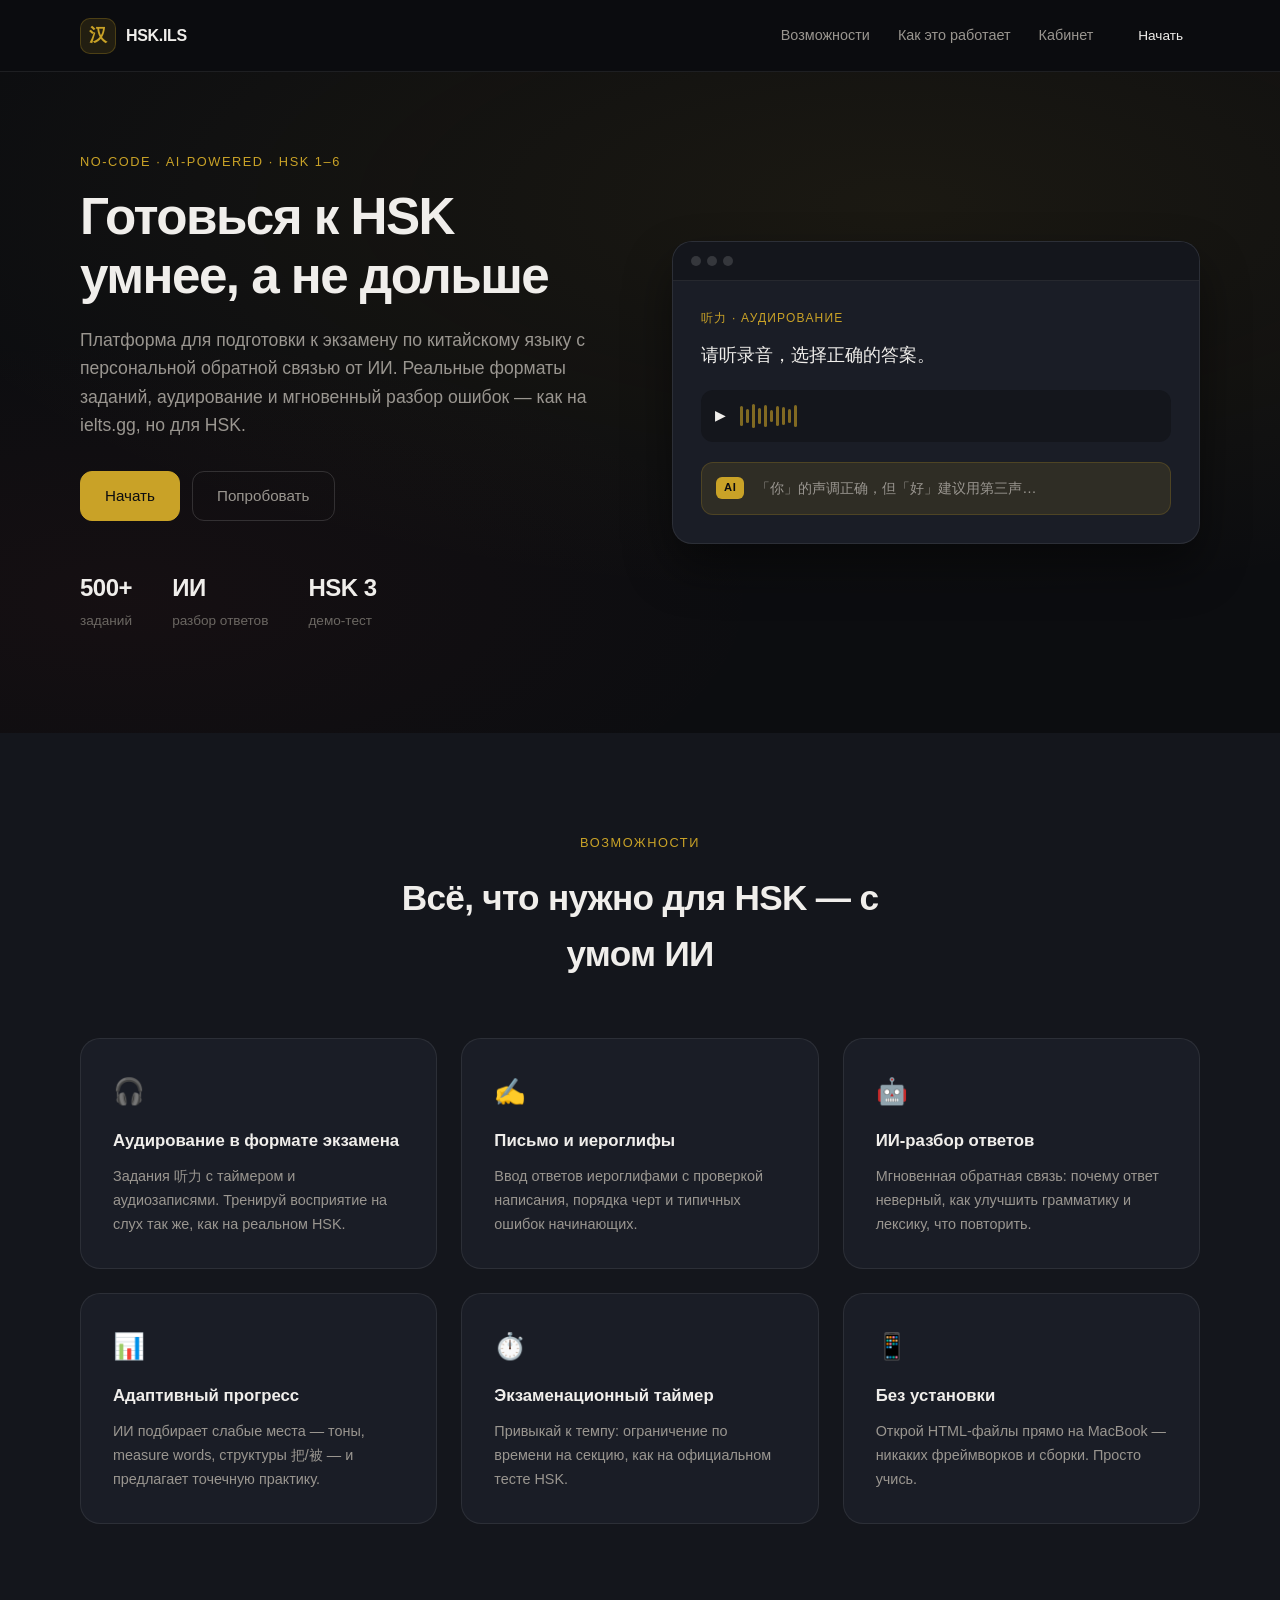
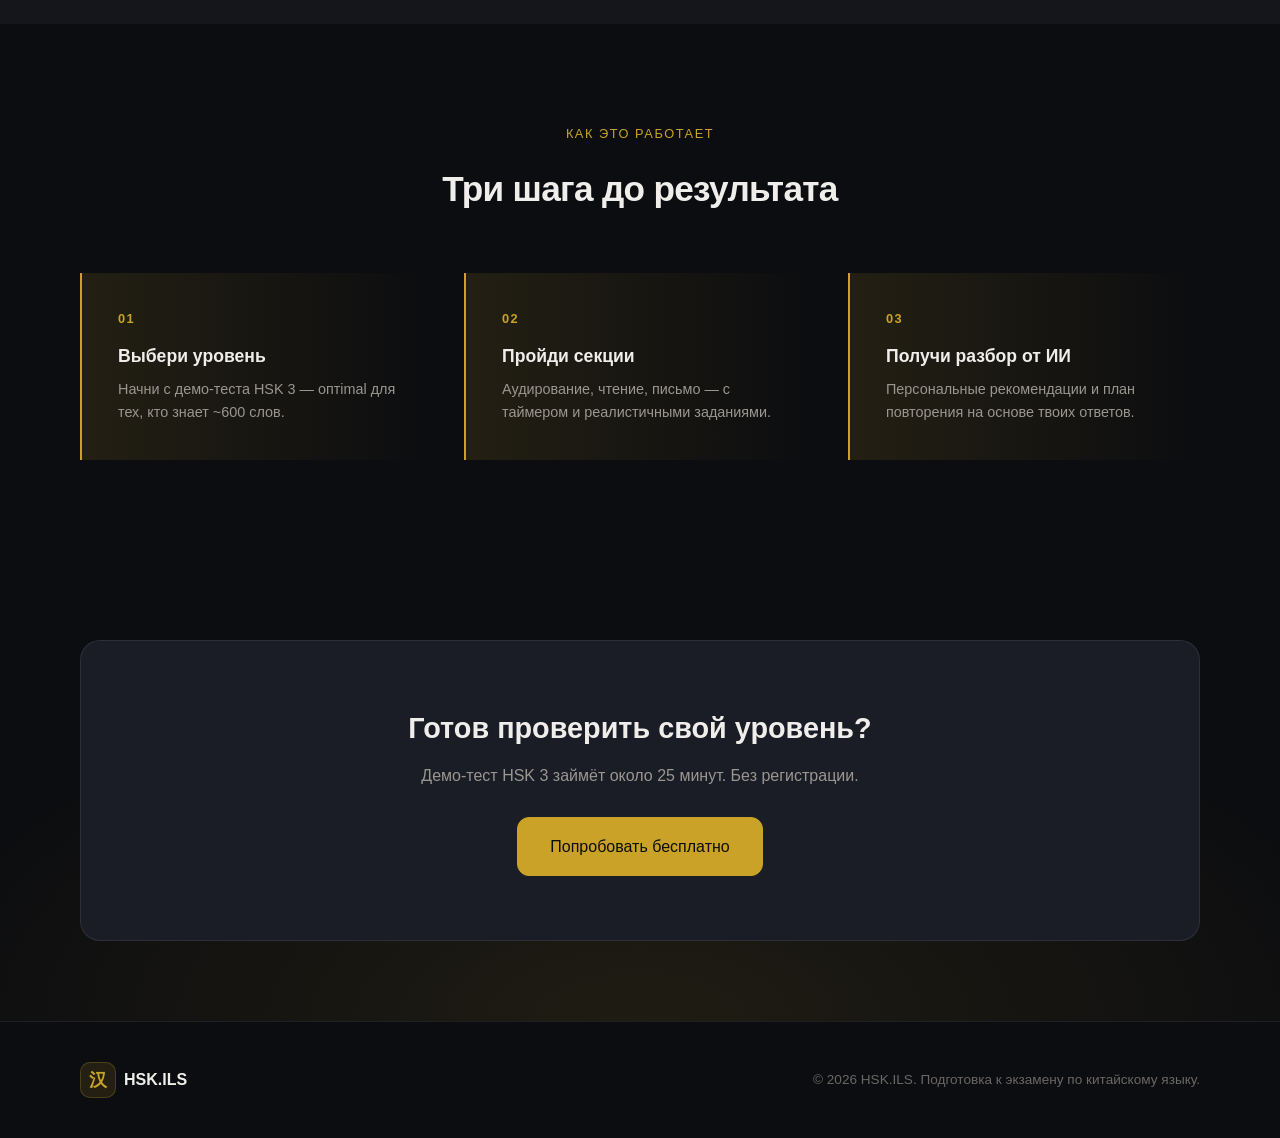
<file: index.html>
<!DOCTYPE html>
<html lang="ru">
<head>
  <meta charset="UTF-8">
  <meta name="viewport" content="width=device-width, initial-scale=1.0">
  <title>HSK.ILS — Подготовка к экзамену по китайскому</title>
  <link rel="stylesheet" href="style.css">
</head>
<body>
  <header class="site-header">
    <div class="container header-inner">
      <a href="index.html" class="logo">
        <span class="logo-han">汉</span>
        <span class="logo-text">HSK.ILS</span>
      </a>
      <nav class="nav">
        <a href="#features">Возможности</a>
        <a href="#how">Как это работает</a>
        <a href="dashboard.html">Кабинет</a>
        <a href="test.html" class="btn btn-sm">Начать</a>
      </nav>
    </div>
  </header>

  <main>
    <section class="hero">
      <div class="container hero-grid">
        <div class="hero-content">
          <p class="eyebrow">No-code · AI-powered · HSK 1–6</p>
          <h1>Готовься к HSK<br>умнее, а не дольше</h1>
          <p class="hero-lead">
            Платформа для подготовки к экзамену по китайскому языку с персональной обратной связью от ИИ.
            Реальные форматы заданий, аудирование и мгновенный разбор ошибок — как на ielts.gg, но для HSK.
          </p>
          <div class="hero-actions">
            <a href="test.html" class="btn btn-primary">Начать</a>
            <a href="test.html" class="btn btn-ghost">Попробовать</a>
          </div>
          <div class="hero-stats">
            <div class="stat">
              <span class="stat-value">500+</span>
              <span class="stat-label">заданий</span>
            </div>
            <div class="stat">
              <span class="stat-value">ИИ</span>
              <span class="stat-label">разбор ответов</span>
            </div>
            <div class="stat">
              <span class="stat-value">HSK 3</span>
              <span class="stat-label">демо-тест</span>
            </div>
          </div>
        </div>
        <div class="hero-visual" aria-hidden="true">
          <div class="card-preview">
            <div class="card-preview-header">
              <span class="dot"></span>
              <span class="dot"></span>
              <span class="dot"></span>
            </div>
            <div class="card-preview-body">
              <p class="preview-label">听力 · Аудирование</p>
              <p class="preview-question">请听录音，选择正确的答案。</p>
              <div class="preview-audio">
                <span class="play-icon">▶</span>
                <div class="waveform">
                  <span></span><span></span><span></span><span></span><span></span>
                  <span></span><span></span><span></span><span></span><span></span>
                </div>
              </div>
              <div class="preview-ai">
                <span class="ai-badge">AI</span>
                <p>「你」的声调正确，但「好」建议用第三声…</p>
              </div>
            </div>
          </div>
        </div>
      </div>
    </section>

    <section id="features" class="features">
      <div class="container">
        <header class="section-header">
          <p class="eyebrow">Возможности</p>
          <h2>Всё, что нужно для HSK — с умом ИИ</h2>
        </header>
        <div class="features-grid">
          <article class="feature-card">
            <div class="feature-icon">🎧</div>
            <h3>Аудирование в формате экзамена</h3>
            <p>Задания 听力 с таймером и аудиозаписями. Тренируй восприятие на слух так же, как на реальном HSK.</p>
          </article>
          <article class="feature-card">
            <div class="feature-icon">✍️</div>
            <h3>Письмо и иероглифы</h3>
            <p>Ввод ответов иероглифами с проверкой написания, порядка черт и типичных ошибок начинающих.</p>
          </article>
          <article class="feature-card">
            <div class="feature-icon">🤖</div>
            <h3>ИИ-разбор ответов</h3>
            <p>Мгновенная обратная связь: почему ответ неверный, как улучшить грамматику и лексику, что повторить.</p>
          </article>
          <article class="feature-card">
            <div class="feature-icon">📊</div>
            <h3>Адаптивный прогресс</h3>
            <p>ИИ подбирает слабые места — тоны, measure words, структуры 把/被 — и предлагает точечную практику.</p>
          </article>
          <article class="feature-card">
            <div class="feature-icon">⏱️</div>
            <h3>Экзаменационный таймер</h3>
            <p>Привыкай к темпу: ограничение по времени на секцию, как на официальном тесте HSK.</p>
          </article>
          <article class="feature-card">
            <div class="feature-icon">📱</div>
            <h3>Без установки</h3>
            <p>Открой HTML-файлы прямо на MacBook — никаких фреймворков и сборки. Просто учись.</p>
          </article>
        </div>
      </div>
    </section>

    <section id="how" class="how">
      <div class="container">
        <header class="section-header">
          <p class="eyebrow">Как это работает</p>
          <h2>Три шага до результата</h2>
        </header>
        <ol class="steps">
          <li class="step">
            <span class="step-num">01</span>
            <h3>Выбери уровень</h3>
            <p>Начни с демо-теста HSK 3 — оптimal для тех, кто знает ~600 слов.</p>
          </li>
          <li class="step">
            <span class="step-num">02</span>
            <h3>Пройди секции</h3>
            <p>Аудирование, чтение, письмо — с таймером и реалистичными заданиями.</p>
          </li>
          <li class="step">
            <span class="step-num">03</span>
            <h3>Получи разбор от ИИ</h3>
            <p>Персональные рекомендации и план повторения на основе твоих ответов.</p>
          </li>
        </ol>
      </div>
    </section>

    <section class="cta">
      <div class="container cta-inner">
        <h2>Готов проверить свой уровень?</h2>
        <p>Демо-тест HSK 3 займёт около 25 минут. Без регистрации.</p>
        <a href="test.html" class="btn btn-primary btn-lg">Попробовать бесплатно</a>
      </div>
    </section>
  </main>

  <footer class="site-footer">
    <div class="container footer-inner">
      <p class="footer-logo"><span class="logo-han">汉</span> HSK.ILS</p>
      <p class="footer-copy">© 2026 HSK.ILS. Подготовка к экзамену по китайскому языку.</p>
    </div>
  </footer>
</body>
</html>
</file>
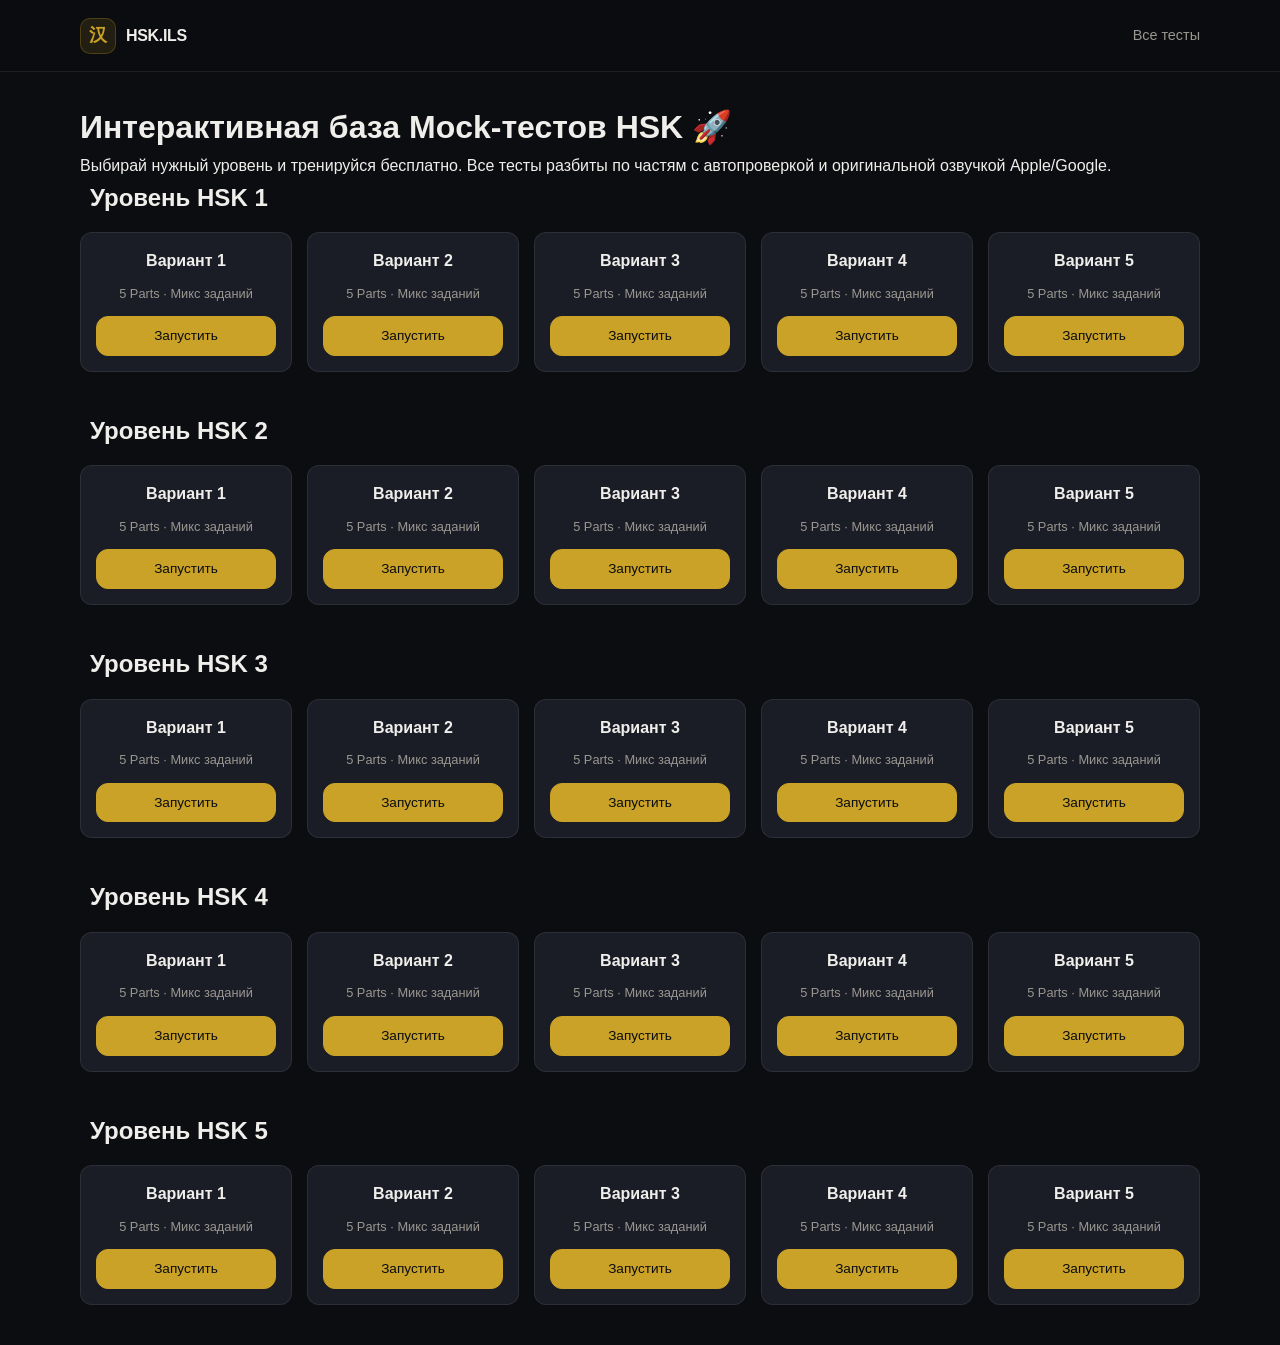
<file: dashboard.html>
<!DOCTYPE html>
<html lang="ru">
<head>
  <meta charset="UTF-8">
  <meta name="viewport" content="width=device-width, initial-scale=1.0">
  <title>Панель управления · HSK.ILS</title>
  <link rel="stylesheet" href="style.css">
  <style>
    .level-block { margin-bottom: 40px; }
    .level-title { 
      font-size: 1.5rem; 
      color: var(--primary); 
      margin-bottom: 15px; 
      border-left: 4px solid var(--primary); 
      padding-left: 10px;
    }
    .variants-grid {
      display: grid;
      grid-template-columns: repeat(auto-fill, minmax(180px, 1fr));
      gap: 15px;
    }
    .variant-card {
      background: var(--bg-card);
      border: 1px solid var(--border);
      padding: 15px;
      border-radius: var(--radius);
      text-align: center;
      transition: transform 0.2s, border-color 0.2s;
    }
    .variant-card:hover {
      border-color: var(--primary);
      transform: translateY(-2px);
    }
    .variant-card h4 { margin-bottom: 10px; color: var(--text-main); }
  </style>
</head>
<body class="dashboard-page">
  <header class="site-header">
    <div class="container header-inner">
      <a href="dashboard.html" class="logo">
        <span class="logo-han">汉</span>
        <span class="logo-text">HSK.ILS</span>
      </a>
      <nav class="nav">
        <a href="dashboard.html" class="active">Все тесты</a>
      </nav>
    </div>
  </header>

  <main class="container" style="margin-top: 30px;">
    <div class="welcome-card">
      <h1>Интерактивная база Mock-тестов HSK 🚀</h1>
      <p>Выбирай нужный уровень и тренируйся бесплатно. Все тесты разбиты по частям с автопроверкой и оригинальной озвучкой Apple/Google.</p>
    </div>

    <div id="hsk-levels-container">
      </div>
  </main>

  <script>
    document.addEventListener('DOMContentLoaded', () => {
      const container = document.getElementById('hsk-levels-container');
      
      // Генерируем структуру от HSK 1 до HSK 5
      for (let lvl = 1; lvl <= 5; lvl++) {
        const levelBlock = document.createElement('div');
        levelBlock.className = 'level-block';
        
        levelBlock.innerHTML = `<h3 class="level-title">Уровень HSK ${lvl}</h3>`;
        
        const grid = document.createElement('div');
        grid.className = 'variants-grid';
        
        // По 5 вариантов в каждом
        for (let v = 1; v <= 5; v++) {
          const card = document.createElement('div');
          card.className = 'variant-card';
          card.innerHTML = `
            <h4>Вариант ${v}</h4>
            <p style="font-size: 0.8rem; color: var(--text-muted); margin-bottom: 12px;">5 Parts · Микс заданий</p>
            <a href="test.html?exam=hsk${lvl}-v${v}" class="btn btn-primary btn-sm" style="width: 100%;">Запустить</a>
          `;
          grid.appendChild(card);
        }
        
        levelBlock.appendChild(grid);
        container.appendChild(levelBlock);
      }
    });
  </script>
</body>
</html>
</file>
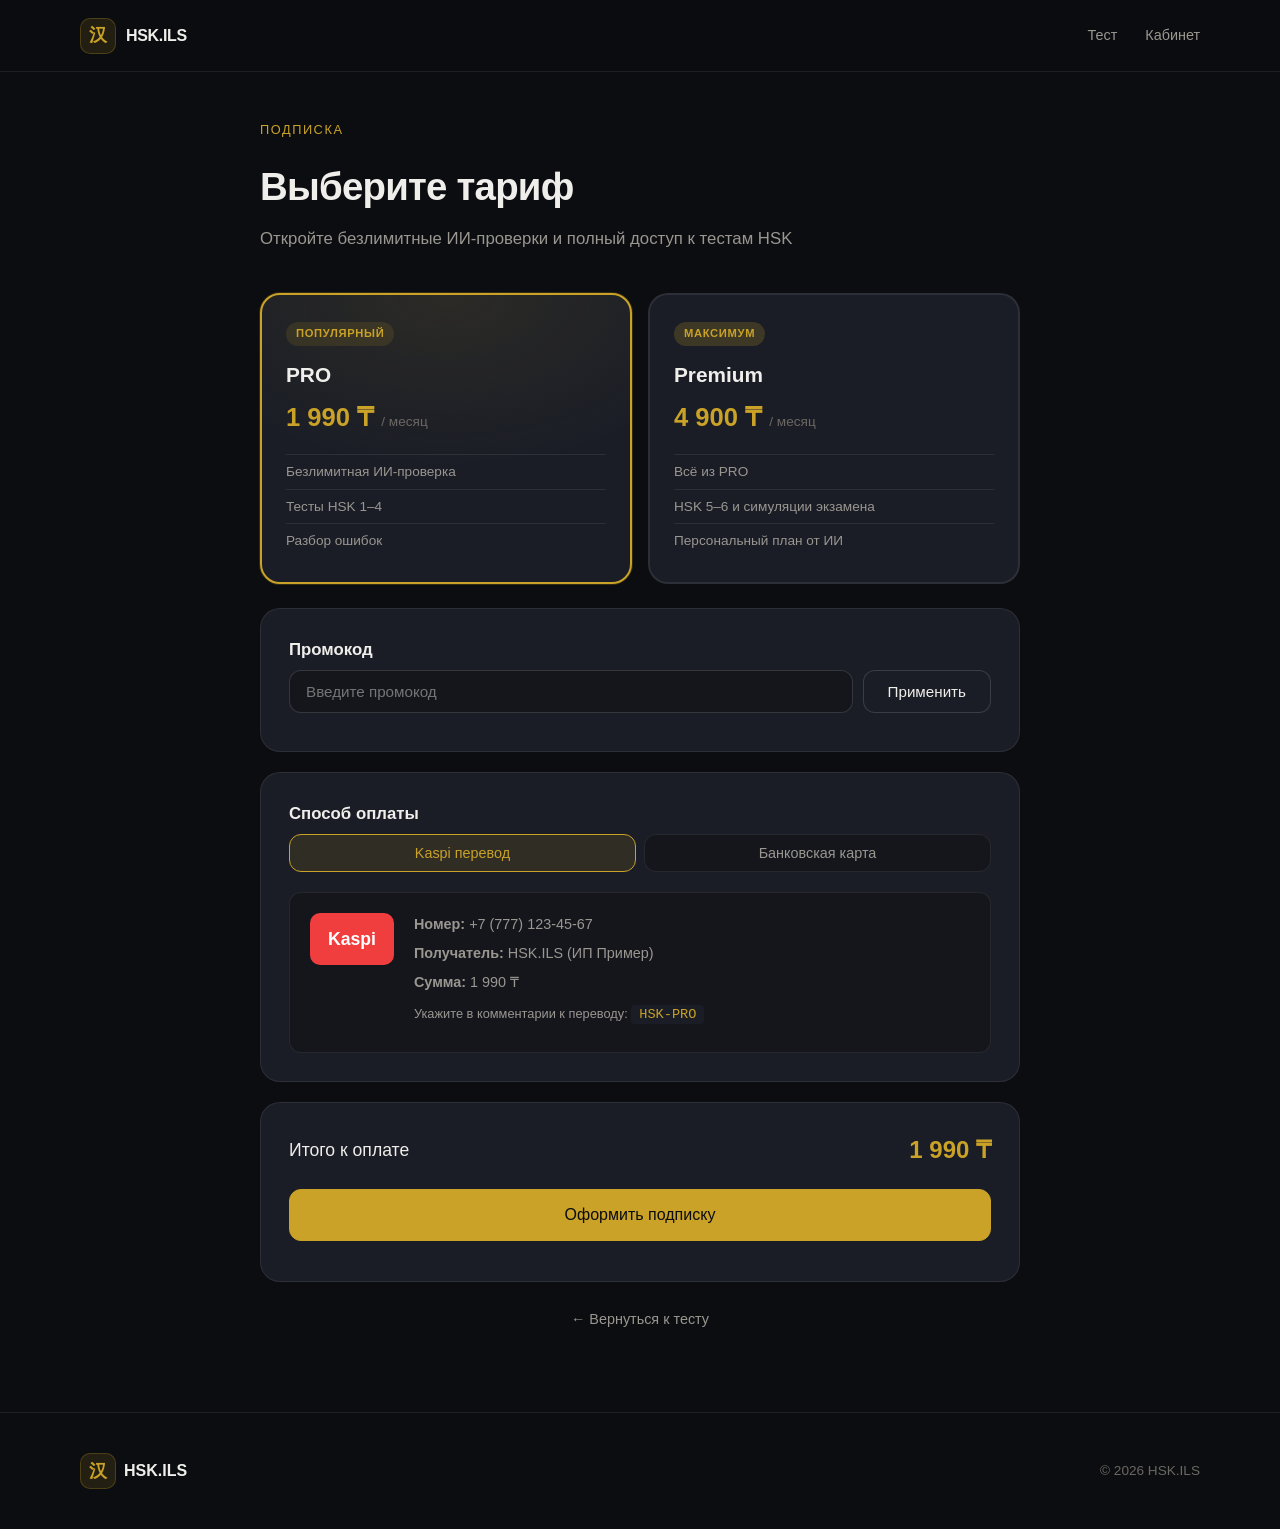
<file: payment.html>
<!DOCTYPE html>
<html lang="ru">
<head>
  <meta charset="UTF-8">
  <meta name="viewport" content="width=device-width, initial-scale=1.0">
  <title>Оплата · HSK.ILS</title>
  <link rel="stylesheet" href="style.css">
</head>
<body>
  <header class="site-header">
    <div class="container header-inner">
      <a href="index.html" class="logo">
        <span class="logo-han">汉</span>
        <span class="logo-text">HSK.ILS</span>
      </a>
      <nav class="nav">
        <a href="test.html">Тест</a>
        <a href="dashboard.html">Кабинет</a>
      </nav>
    </div>
  </header>

  <main class="page-main">
    <div class="container page-narrow">
      <header class="page-header">
        <p class="eyebrow">Подписка</p>
        <h1>Выберите тариф</h1>
        <p class="page-lead">Откройте безлимитные ИИ-проверки и полный доступ к тестам HSK</p>
      </header>

      <div class="pricing-grid">
        <label class="pricing-card">
          <input type="radio" name="plan" value="pro" checked>
          <div class="pricing-card-inner pricing-card-featured">
            <span class="pricing-badge">Популярный</span>
            <h3>PRO</h3>
            <p class="pricing-price">1 990 ₸ <span>/ месяц</span></p>
            <ul class="pricing-features">
              <li>Безлимитная ИИ-проверка</li>
              <li>Тесты HSK 1–4</li>
              <li>Разбор ошибок</li>
            </ul>
          </div>
        </label>

        <label class="pricing-card">
          <input type="radio" name="plan" value="premium">
          <div class="pricing-card-inner">
            <span class="pricing-badge pricing-badge-gold">Максимум</span>
            <h3>Premium</h3>
            <p class="pricing-price">4 900 ₸ <span>/ месяц</span></p>
            <ul class="pricing-features">
              <li>Всё из PRO</li>
              <li>HSK 5–6 и симуляции экзамена</li>
              <li>Персональный план от ИИ</li>
            </ul>
          </div>
        </label>
      </div>

      <section class="card payment-section">
        <h3 class="card-title">Промокод</h3>
        <div class="promo-row">
          <input type="text" id="promo-input" class="input-field" placeholder="Введите промокод" autocomplete="off">
          <button type="button" class="btn btn-secondary" id="promo-btn">Применить</button>
        </div>
        <p class="promo-msg" id="promo-msg"></p>
      </section>

      <section class="card payment-section">
        <h3 class="card-title">Способ оплаты</h3>
        <div class="pay-tabs">
          <button type="button" class="pay-tab pay-tab-active" data-tab="kaspi">Kaspi перевод</button>
          <button type="button" class="pay-tab" data-tab="card">Банковская карта</button>
        </div>

        <div class="pay-panel" id="panel-kaspi">
          <div class="kaspi-block">
            <div class="kaspi-logo">Kaspi</div>
            <div class="kaspi-details">
              <p><strong>Номер:</strong> +7 (777) 123-45-67</p>
              <p><strong>Получатель:</strong> HSK.ILS (ИП Пример)</p>
              <p><strong>Сумма:</strong> <span id="pay-amount">1 990</span> ₸</p>
              <p class="kaspi-hint">Укажите в комментарии к переводу: <code id="pay-ref">HSK-PRO</code></p>
            </div>
          </div>
        </div>

        <div class="pay-panel" id="panel-card" hidden>
          <div class="card-form">
            <label class="input-label" for="card-number">Номер карты</label>
            <input type="text" id="card-number" class="input-field" placeholder="0000 0000 0000 0000" maxlength="19">
            <div class="card-form-row">
              <div>
                <label class="input-label" for="card-exp">Срок</label>
                <input type="text" id="card-exp" class="input-field" placeholder="MM/YY" maxlength="5">
              </div>
              <div>
                <label class="input-label" for="card-cvc">CVC</label>
                <input type="text" id="card-cvc" class="input-field" placeholder="***" maxlength="3">
              </div>
            </div>
            <p class="card-hint">Демо-режим: данные не отправляются на сервер.</p>
          </div>
        </div>
      </section>

      <section class="payment-total card">
        <div class="payment-total-row">
          <span>Итого к оплате</span>
          <strong id="total-amount">1 990 ₸</strong>
        </div>
        <button type="button" class="btn btn-primary btn-lg payment-submit" id="pay-btn">
          Оформить подписку
        </button>
        <p class="payment-note" id="pay-status"></p>
      </section>

      <p class="payment-back"><a href="test.html">← Вернуться к тесту</a></p>
    </div>
  </main>

  <footer class="site-footer">
    <div class="container footer-inner">
      <p class="footer-logo"><span class="logo-han">汉</span> HSK.ILS</p>
      <p class="footer-copy">© 2026 HSK.ILS</p>
    </div>
  </footer>

  <script>
    (function () {
      const plans = {
        pro: { price: 1990, label: 'PRO', ref: 'HSK-PRO' },
        premium: { price: 4900, label: 'Premium', ref: 'HSK-PREMIUM' }
      };
      let discount = 0;
      let selectedPlan = 'pro';

      const payAmount = document.getElementById('pay-amount');
      const totalAmount = document.getElementById('total-amount');
      const payRef = document.getElementById('pay-ref');
      const promoMsg = document.getElementById('promo-msg');
      const payStatus = document.getElementById('pay-status');
      const payBtn = document.getElementById('pay-btn');

      function formatPrice(n) {
        return n.toString().replace(/\B(?=(\d{3})+(?!\d))/g, ' ');
      }

      function updateTotal() {
        const plan = plans[selectedPlan];
        const total = Math.max(0, plan.price - discount);
        payAmount.textContent = formatPrice(total);
        totalAmount.textContent = formatPrice(total) + ' ₸';
        payRef.textContent = plan.ref;
      }

      document.querySelectorAll('input[name="plan"]').forEach(function (radio) {
        radio.addEventListener('change', function () {
          selectedPlan = this.value;
          updateTotal();
        });
      });

      document.getElementById('promo-btn').addEventListener('click', function () {
        const code = document.getElementById('promo-input').value.trim().toUpperCase();
        if (code === 'HSK2026' || code === 'ILS10') {
          discount = Math.round(plans[selectedPlan].price * 0.1);
          promoMsg.textContent = 'Промокод применён: скидка 10% (−' + formatPrice(discount) + ' ₸)';
          promoMsg.className = 'promo-msg promo-ok';
        } else if (!code) {
          promoMsg.textContent = 'Введите промокод';
          promoMsg.className = 'promo-msg promo-warn';
        } else {
          discount = 0;
          promoMsg.textContent = 'Промокод не найден';
          promoMsg.className = 'promo-msg promo-error';
        }
        updateTotal();
      });

      document.querySelectorAll('.pay-tab').forEach(function (tab) {
        tab.addEventListener('click', function () {
          document.querySelectorAll('.pay-tab').forEach(function (t) {
            t.classList.remove('pay-tab-active');
          });
          tab.classList.add('pay-tab-active');
          document.getElementById('panel-kaspi').hidden = tab.dataset.tab !== 'kaspi';
          document.getElementById('panel-card').hidden = tab.dataset.tab !== 'card';
        });
      });

      payBtn.addEventListener('click', function () {
        payBtn.disabled = true;
        payBtn.textContent = 'Обработка оплаты…';
        payStatus.textContent = '';

        setTimeout(function () {
          const until = new Date();
          until.setMonth(until.getMonth() + 1);
          localStorage.setItem('hskPremium', 'active');
          localStorage.setItem('hskPremiumPlan', plans[selectedPlan].label);
          localStorage.setItem('hskPremiumUntil', until.toISOString());
          payBtn.textContent = 'Подписка активирована ✓';
          payStatus.textContent =
            'Спасибо! ' + plans[selectedPlan].label + ' активен до ' +
            until.toLocaleDateString('ru-RU') + '. Безлимитные ИИ-проверки открыты.';
          payStatus.className = 'payment-note payment-success';

          setTimeout(function () {
            window.location.href = 'test.html';
          }, 1800);
        }, 1500);
      });

      updateTotal();
    })();
  </script>
</body>
</html>
</file>
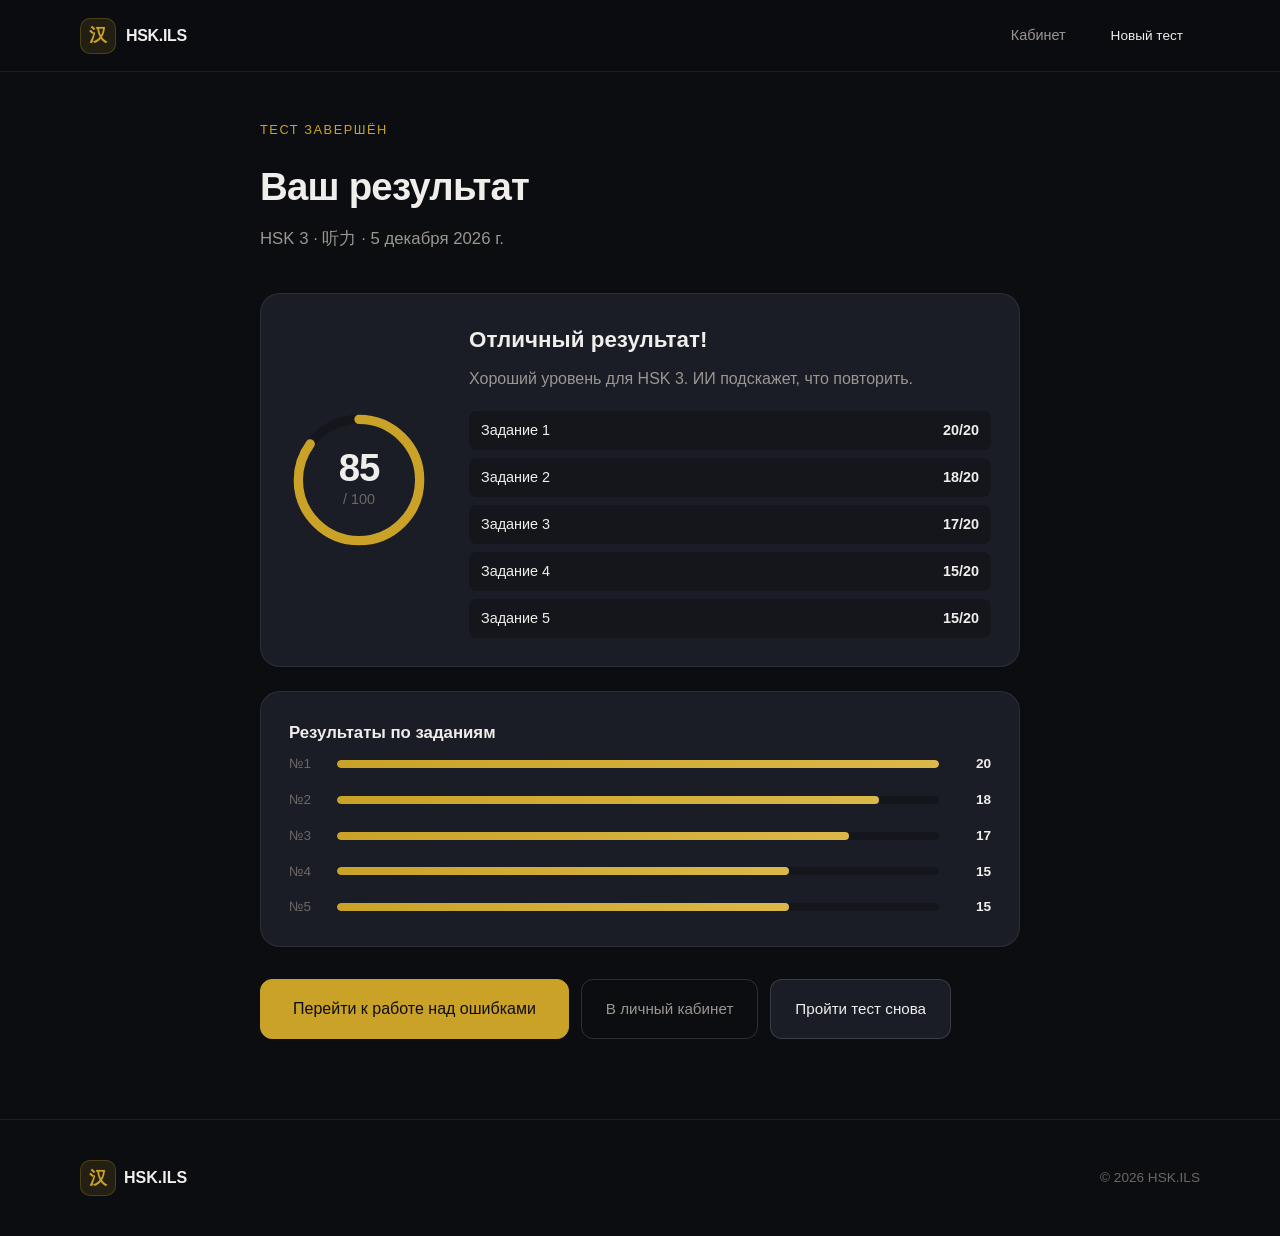
<file: results.html>
<!DOCTYPE html>
<html lang="ru">
<head>
  <meta charset="UTF-8">
  <meta name="viewport" content="width=device-width, initial-scale=1.0">
  <title>Результаты теста · HSK.ILS</title>
  <link rel="stylesheet" href="style.css">
</head>
<body>
  <header class="site-header">
    <div class="container header-inner">
      <a href="index.html" class="logo">
        <span class="logo-han">汉</span>
        <span class="logo-text">HSK.ILS</span>
      </a>
      <nav class="nav">
        <a href="dashboard.html">Кабинет</a>
        <a href="test.html" class="btn btn-sm">Новый тест</a>
      </nav>
    </div>
  </header>

  <main class="page-main">
    <div class="container page-narrow">
      <header class="page-header">
        <p class="eyebrow">Тест завершён</p>
        <h1>Ваш результат</h1>
        <p class="page-lead" id="result-meta">HSK 3 · 听力 · сегодня</p>
      </header>

      <section class="score-hero card">
        <div class="score-ring-wrap">
          <svg class="score-ring" viewBox="0 0 120 120" aria-hidden="true">
            <circle class="score-ring-bg" cx="60" cy="60" r="52"></circle>
            <circle class="score-ring-fill" id="score-ring" cx="60" cy="60" r="52"></circle>
          </svg>
          <div class="score-ring-label">
            <span class="score-value" id="score-value">85</span>
            <span class="score-max">/ <span id="score-max">100</span></span>
          </div>
        </div>
        <div class="score-summary">
          <h2 id="score-title">Отличный результат!</h2>
          <p id="score-desc">Вы уверенно справились с аудированием HSK 3. Есть несколько моментов для повторения.</p>
          <ul class="score-breakdown" id="score-breakdown"></ul>
        </div>
      </section>

      <section class="chart-section card">
        <h3 class="card-title">Результаты по заданиям</h3>
        <div class="bar-chart" id="bar-chart"></div>
      </section>

      <section class="page-actions">
        <a href="review.html" class="btn btn-primary btn-lg">Перейти к работе над ошибками</a>
        <a href="dashboard.html" class="btn btn-ghost">В личный кабинет</a>
        <a href="test.html" class="btn btn-secondary">Пройти тест снова</a>
      </section>
    </div>
  </main>

  <footer class="site-footer">
    <div class="container footer-inner">
      <p class="footer-logo"><span class="logo-han">汉</span> HSK.ILS</p>
      <p class="footer-copy">© 2026 HSK.ILS</p>
    </div>
  </footer>

  <script>
    (function () {
      const raw = sessionStorage.getItem('hskTestResults');
      const data = raw ? JSON.parse(raw) : {
        score: 85,
        maxScore: 100,
        level: 'HSK 3',
        section: '听力',
        completedAt: new Date().toISOString(),
        details: [
          { question: 1, points: 20, maxPoints: 20, prompt: '「你好，我想学习汉语。」' },
          { question: 2, points: 18, maxPoints: 20, prompt: '女的觉得今天天气怎么样？' },
          { question: 3, points: 17, maxPoints: 20, prompt: '他们约好几点见面？' },
          { question: 4, points: 15, maxPoints: 20, prompt: '男的为什么迟到？' },
          { question: 5, points: 15, maxPoints: 20, prompt: '女的建议去哪里吃饭？' }
        ]
      };

      const score = data.score;
      const maxScore = data.maxScore;
      const pct = Math.round((score / maxScore) * 100);

      document.getElementById('score-value').textContent = score;
      document.getElementById('score-max').textContent = maxScore;

      const date = new Date(data.completedAt);
      document.getElementById('result-meta').textContent =
        data.level + ' · ' + data.section + ' · ' +
        date.toLocaleDateString('ru-RU', { day: 'numeric', month: 'long', year: 'numeric' });

      const title = document.getElementById('score-title');
      const desc = document.getElementById('score-desc');
      if (pct >= 90) {
        title.textContent = 'Превосходно!';
        desc.textContent = 'Вы почти готовы к экзамену. Закрепите мелкие детали в разделе ошибок.';
      } else if (pct >= 75) {
        title.textContent = 'Отличный результат!';
        desc.textContent = 'Хороший уровень для HSK 3. ИИ подскажет, что повторить.';
      } else if (pct >= 60) {
        title.textContent = 'Неплохо, есть куда расти';
        desc.textContent = 'Продолжайте практику — разбор ошибок поможет быстро улучшить балл.';
      } else {
        title.textContent = 'Нужна дополнительная практика';
        desc.textContent = 'Не расстраивайтесь — работа над ошибками и повторение ключевых фраз дадут результат.';
      }

      const ring = document.getElementById('score-ring');
      const circumference = 2 * Math.PI * 52;
      ring.style.strokeDasharray = circumference;
      ring.style.strokeDashoffset = circumference - (pct / 100) * circumference;

      const breakdown = document.getElementById('score-breakdown');
      data.details.forEach(function (d) {
        const li = document.createElement('li');
        li.innerHTML = '<span>Задание ' + d.question + '</span><strong>' + d.points + '/' + d.maxPoints + '</strong>';
        breakdown.appendChild(li);
      });

      const chart = document.getElementById('bar-chart');
      data.details.forEach(function (d) {
        const barPct = Math.round((d.points / d.maxPoints) * 100);
        const row = document.createElement('div');
        row.className = 'bar-row';
        row.innerHTML =
          '<span class="bar-label">№' + d.question + '</span>' +
          '<div class="bar-track"><div class="bar-fill" style="width:' + barPct + '%"></div></div>' +
          '<span class="bar-value">' + d.points + '</span>';
        chart.appendChild(row);
      });

      const history = JSON.parse(localStorage.getItem('hskTestHistory') || '[]');
      history.unshift({
        score: score,
        maxScore: maxScore,
        level: data.level,
        section: data.section,
        completedAt: data.completedAt
      });
      localStorage.setItem('hskTestHistory', JSON.stringify(history.slice(0, 20)));
    })();
  </script>
</body>
</html>
</file>
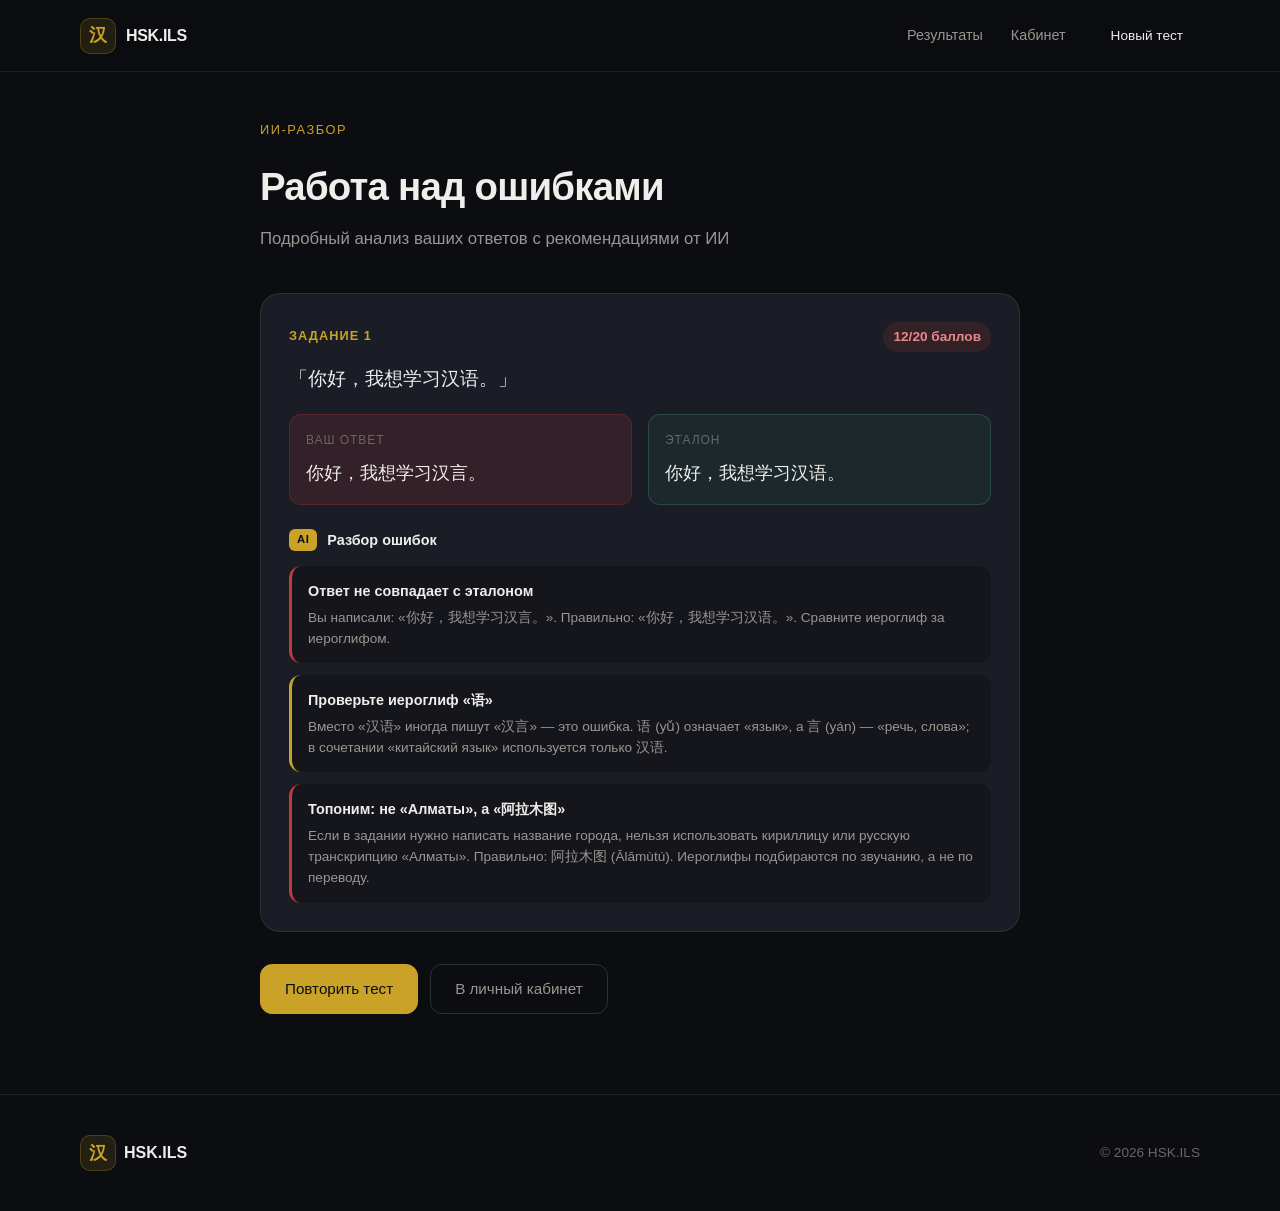
<file: review.html>
<!DOCTYPE html>
<html lang="ru">
<head>
  <meta charset="UTF-8">
  <meta name="viewport" content="width=device-width, initial-scale=1.0">
  <title>Работа над ошибками · HSK.ILS</title>
  <link rel="stylesheet" href="style.css">
</head>
<body>
  <header class="site-header">
    <div class="container header-inner">
      <a href="index.html" class="logo">
        <span class="logo-han">汉</span>
        <span class="logo-text">HSK.ILS</span>
      </a>
      <nav class="nav">
        <a href="results.html">Результаты</a>
        <a href="dashboard.html">Кабинет</a>
        <a href="test.html" class="btn btn-sm">Новый тест</a>
      </nav>
    </div>
  </header>

  <main class="page-main">
    <div class="container page-narrow">
      <header class="page-header">
        <p class="eyebrow">ИИ-разбор</p>
        <h1>Работа над ошибками</h1>
        <p class="page-lead">Подробный анализ ваших ответов с рекомендациями от ИИ</p>
      </header>

      <div class="review-list" id="review-list"></div>

      <section class="page-actions">
        <a href="test.html" class="btn btn-primary">Повторить тест</a>
        <a href="dashboard.html" class="btn btn-ghost">В личный кабинет</a>
      </section>
    </div>
  </main>

  <footer class="site-footer">
    <div class="container footer-inner">
      <p class="footer-logo"><span class="logo-han">汉</span> HSK.ILS</p>
      <p class="footer-copy">© 2026 HSK.ILS</p>
    </div>
  </footer>

  <script>
    (function () {
      const aiFeedback = [
        {
          status: 'ok',
          title: 'Правильная структура предложения',
          text: 'Фраза построена верно: приветствие + желание + объект. Порядок слов соответствует норме HSK 3.'
        },
        {
          status: 'warn',
          title: 'Проверьте иероглиф «语»',
          text: 'Вместо «汉语» иногда пишут «汉言» — это ошибка. 语 (yǔ) означает «язык», а 言 (yán) — «речь, слова»; в сочетании «китайский язык» используется только 汉语.'
        },
        {
          status: 'error',
          title: 'Топоним: не «Алматы», а «阿拉木图»',
          text: 'Если в задании нужно написать название города, нельзя использовать кириллицу или русскую транскрипцию «Алматы». Правильно: 阿拉木图 (Ālāmùtú). Иероглифы подбираются по звучанию, а не по переводу.'
        }
      ];

      function buildFeedback(item) {
        if (!item.userAnswer) {
          return [{
            status: 'error',
            title: 'Ответ не дан',
            text: 'Вы пропустили это задание. Правильный вариант: «' + item.correct + '». Прослушайте аудио ещё раз и попробуйте записать фразу иероглифами.'
          }];
        }
        const norm = function (s) { return s.replace(/[，。！？、\s「」]/g, ''); };
        if (norm(item.userAnswer) === norm(item.correct)) {
          return [{
            status: 'ok',
            title: 'Ответ верный',
            text: 'Иероглифы, порядок слов и пунктуация соответствуют эталону. Отличная работа!'
          }];
        }
        const tips = [{
          status: 'error',
          title: 'Ответ не совпадает с эталоном',
          text: 'Вы написали: «' + item.userAnswer + '». Правильно: «' + item.correct + '». Сравните иероглиф за иероглифом.'
        }];
        if (item.question === 1) tips.push.apply(tips, aiFeedback.slice(1));
        if (/阿拉|阿尔|阿木|Almaty|Алмат/i.test(item.userAnswer)) {
          tips.push(aiFeedback[2]);
        }
        return tips;
      }

      const raw = sessionStorage.getItem('hskTestResults');
      let details;
      if (raw) {
        details = JSON.parse(raw).details;
      } else {
        details = [{
          question: 1,
          prompt: '「你好，我想学习汉语。」',
          sub: 'Послушайте аудио и запишите иероглифами фразу.',
          userAnswer: '你好，我想学习汉言。',
          correct: '你好，我想学习汉语。',
          points: 12,
          maxPoints: 20
        }];
      }

      const list = document.getElementById('review-list');
      details.forEach(function (item) {
        const card = document.createElement('article');
        card.className = 'review-card card';
        const feedback = buildFeedback(item);
        const userDisplay = item.userAnswer || '— (нет ответа)';

        card.innerHTML =
          '<div class="review-card-head">' +
            '<span class="review-num">Задание ' + item.question + '</span>' +
            '<span class="review-points ' + (item.points >= item.maxPoints ? 'points-ok' : 'points-warn') + '">' +
              item.points + '/' + item.maxPoints + ' баллов</span>' +
          '</div>' +
          '<p class="review-prompt">' + item.prompt + '</p>' +
          '<div class="review-answers">' +
            '<div class="review-answer review-answer-user">' +
              '<span class="review-label">Ваш ответ</span>' +
              '<p class="review-zh">' + userDisplay + '</p>' +
            '</div>' +
            '<div class="review-answer review-answer-correct">' +
              '<span class="review-label">Эталон</span>' +
              '<p class="review-zh">' + item.correct + '</p>' +
            '</div>' +
          '</div>' +
          '<div class="review-ai">' +
            '<div class="review-ai-header"><span class="ai-badge">AI</span> Разбор ошибок</div>' +
            '<ul class="review-feedback"></ul>' +
          '</div>';

        const ul = card.querySelector('.review-feedback');
        feedback.forEach(function (f) {
          const li = document.createElement('li');
          li.className = 'feedback-item feedback-' + f.status;
          li.innerHTML = '<strong>' + f.title + '</strong><p>' + f.text + '</p>';
          ul.appendChild(li);
        });

        list.appendChild(card);
      });
    })();
  </script>
</body>
</html>
</file>
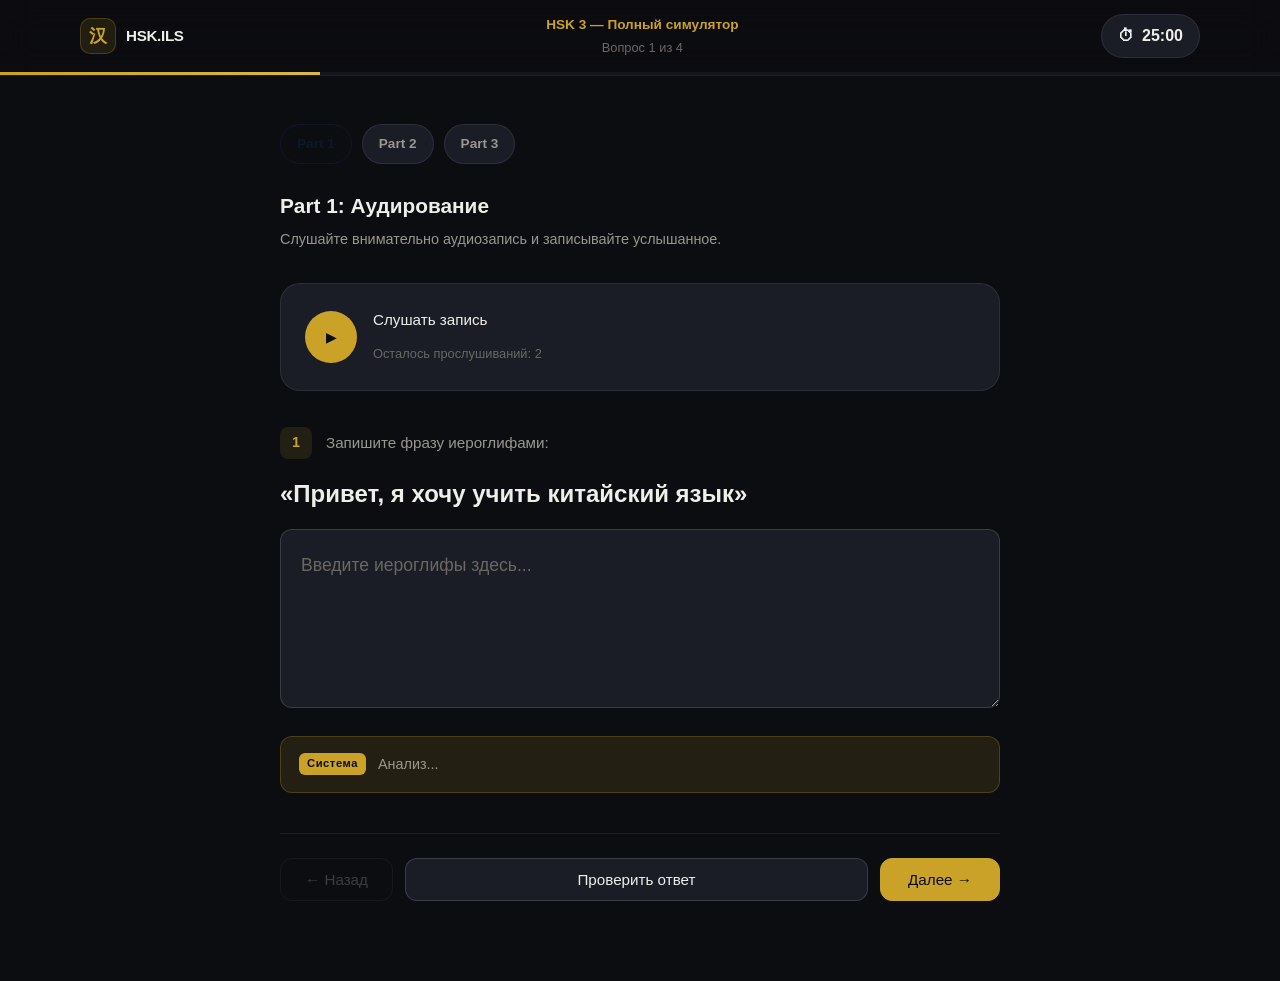
<file: test.html>
<!DOCTYPE html>
<html lang="ru">
<head>
  <meta charset="UTF-8">
  <meta name="viewport" content="width=device-width, initial-scale=1.0">
  <title>Симулятор экзамена · HSK.ILS</title>
  <link rel="stylesheet" href="style.css">
  <style>
    /* Стильные вкладки для переключения частей (Parts) */
    .parts-tabs {
      display: flex;
      gap: 10px;
      margin-bottom: 20px;
      overflow-x: auto;
      padding-bottom: 5px;
    }
    .part-tab {
      background: var(--bg-card);
      border: 1px solid var(--border);
      color: var(--text-muted);
      padding: 8px 16px;
      border-radius: 20px;
      font-size: 0.85rem;
      font-weight: 600;
      white-space: nowrap;
      cursor: default;
      transition: all 0.2s;
    }
    .part-tab.active {
      background: var(--primary);
      color: #0f172a;
      border-color: var(--primary);
    }
    .part-tab.completed {
      border-color: var(--accent-green);
      color: var(--accent-green);
    }
  </style>
</head>
<body class="test-page">
  <header class="test-header">
    <div class="container test-header-inner">
      <a href="dashboard.html" class="logo logo-sm">
        <span class="logo-han">汉</span>
        <span class="logo-text">HSK.ILS</span>
      </a>
      <div class="test-meta">
        <span class="test-level" id="exam-title">HSK Test</span>
        <span class="test-progress">Вопрос <span id="current-q">1</span> из <span id="total-q">3</span></span>
      </div>
      <div class="timer" id="timer">
        <span class="timer-icon">⏱</span>
        <span id="timer-display">25:00</span>
      </div>
    </div>
    <div class="progress-bar"><div class="progress-fill" id="progress-fill"></div></div>
  </header>

  <main class="test-main">
    <div class="container test-container">
      
      <!-- Панель переключения Частей (Parts) -->
      <div class="parts-tabs" id="parts-tabs-container">
        <!-- Вкладки генерируются автоматически через JS -->
      </div>

      <!-- Инструкция к секции -->
      <section class="test-section">
        <h2 id="section-title" class="section-title">Загрузка...</h2>
        <p id="section-desc" class="section-desc"></p>
      </section>

      <!-- Блок с Аудио -->
      <section class="audio-block" id="audio-block" hidden>
        <div class="audio-player">
          <button type="button" class="audio-play-btn" id="play-btn">
            <span class="play-icon" id="play-icon">▶</span>
          </button>
          <div class="audio-info">
            <p class="audio-title">Слушать запись</p>
            <span class="audio-hint">Осталось прослушиваний: <span id="plays-left">2</span></span>
          </div>
        </div>
      </section>

      <!-- Основной блок вопроса -->
      <section class="question-block">
        <div class="question-header">
          <span class="question-num" id="q-num-badge">1</span>
          <p class="question-instruction" id="q-instruction">Инструкция</p>
        </div>
        
        <div class="question-main-text" id="q-text" style="font-size: 1.5rem; margin: 1rem 0; font-weight: bold;"></div>

        <!-- ДИНАМИЧЕСКИЙ БЛОК ОТВЕТОВ -->
        <div id="answers-container"></div>

        <!-- Разбор ответа Автопроверка -->
        <div class="ai-hint" id="ai-hint" hidden>
          <span class="ai-badge" id="feedback-badge">Система</span>
          <p id="ai-hint-text">Анализ...</p>
        </div>
      </section>

      <nav class="test-nav">
        <button type="button" class="btn btn-ghost" id="prev-btn">← Назад</button>
        <button type="button" class="btn btn-secondary" id="check-btn" hidden>Проверить ответ</button>
        <button type="button" class="btn btn-primary" id="next-btn">Далее →</button>
      </nav>
    </div>
  </main>

  <script>
    (function () {
      // ИЕРАРХИЧЕСКАЯ БАЗА ДАННЫХ (Структура по Частям: Part 1, Part 2 и т.д.)
      const examBank = {
        'hsk3-demo': {
          title: 'HSK 3 — Полный симулятор',
          // Массив частей экзамена
          parts: [
            {
              id: 'part1',
              name: 'Part 1: Аудирование',
              description: 'Слушайте внимательно аудиозапись и записывайте услышанное.',
              questions: [
                {
                  type: 'write',
                  instruction: 'Запишите фразу иероглифами:',
                  text: '«Привет, я хочу учить китайский язык»',
                  tts: '你好，我想学习汉语。',
                  sample: '你好，我想学习汉语。'
                },
                {
                  type: 'write',
                  instruction: 'Запишите услышанное предложение:',
                  text: '«Где твой друг?»',
                  tts: '你的朋友在哪儿？',
                  sample: '你的朋友在哪儿？'
                }
              ]
            },
            {
              id: 'part2',
              name: 'Part 2: Чтение (Выбор слова)',
              description: 'Выберите один наиболее подходящий вариант из предложенных.',
              questions: [
                {
                  type: 'choice',
                  instruction: 'Выберите правильный иероглиф для пиньиня "míngtiān":',
                  text: '____ 我去学校。 (Завтра я пойду в школу)',
                  options: ['A) 昨天', 'B) 明天', 'C) 天气'],
                  correctAnswer: 1 
                }
              ]
            },
            {
              id: 'part3',
              name: 'Part 3: Письмо и Грамматика',
              description: 'Переведите предложения, соблюдая правила построения фраз в китайском языке.',
              questions: [
                {
                  type: 'write',
                  instruction: 'Переведите на китайский язык:',
                  text: '«Сегодня очень жарко»',
                  sample: '今天很热。',
                  tts: '今天很热。'
                }
              ]
            }
          ]
        }
      };

      const urlParams = new URLSearchParams(window.location.search);
      const examKey = urlParams.get('exam') || 'hsk3-demo'; 
      const currentExam = examBank[examKey] || examBank['hsk3-demo'];

      // Плоский массив для удобной линейной навигации
      let flatQuestions = [];
      currentExam.parts.forEach((part, partIdx) => {
        part.questions.forEach((q, qIdx) => {
          flatQuestions.push({
            ...q,
            partId: part.id,
            partName: part.name,
            partDesc: part.description,
            globalIdx: flatQuestions.length
          });
        });
      });

      let currentGlobalIdx = 0;
      let playCount = 0;
      const savedAnswers = {};

      // DOM элементы
      const examTitleEl = document.getElementById('exam-title');
      const sectionTitleEl = document.getElementById('section-title');
      const sectionDescEl = document.getElementById('section-desc');
      const qInstructionEl = document.getElementById('q-instruction');
      const qTextEl = document.getElementById('q-text');
      const currentQEl = document.getElementById('current-q');
      const totalQEl = document.getElementById('total-q');
      const answersContainer = document.getElementById('answers-container');
      const audioBlock = document.getElementById('audio-block');
      const playBtn = document.getElementById('play-btn');
      const playsLeftEl = document.getElementById('plays-left');
      const nextBtn = document.getElementById('next-btn');
      const prevBtn = document.getElementById('prev-btn');
      const checkBtn = document.getElementById('check-btn');
      const aiHint = document.getElementById('ai-hint');
      const aiHintText = document.getElementById('ai-hint-text');
      const feedbackBadge = document.getElementById('feedback-badge');
      const tabsContainer = document.getElementById('parts-tabs-container');

      examTitleEl.textContent = currentExam.title;
      totalQEl.textContent = flatQuestions.length;

      // Функция рендеринга плашек сверху (Частей)
      function renderTabs(activePartId) {
        tabsContainer.innerHTML = '';
        currentExam.parts.forEach(part => {
          const tab = document.createElement('div');
          tab.className = `part-tab ${part.id === activePartId ? 'active' : ''}`;
          tab.textContent = part.name.split(':')[0]; // Оставит только "Part 1", "Part 2"
          tabsContainer.appendChild(tab);
        });
      }

      function renderQuestion() {
        const q = flatQuestions[currentGlobalIdx];
        
        // Обновляем счетчики и вкладки частей
        currentQEl.textContent = currentGlobalIdx + 1;
        document.getElementById('q-num-badge').textContent = currentGlobalIdx + 1;
        renderTabs(q.partId);

        // Тексты инструкций и частей
        sectionTitleEl.textContent = q.partName;
        sectionDescEl.textContent = q.partDesc;
        qInstructionEl.textContent = q.instruction;
        qTextEl.textContent = q.text;

        // Настройка прогресс-бара
        const progressPct = ((currentGlobalIdx + 1) / flatQuestions.length) * 100;
        document.getElementById('progress-fill').style.width = `${progressPct}%`;

        // Логика аудио
        if (q.tts) {
          audioBlock.hidden = false;
          playCount = 0;
          playsLeftEl.textContent = '2';
        } else {
          audioBlock.hidden = true;
        }

        answersContainer.innerHTML = '';
        aiHint.hidden = true;
        checkBtn.hidden = false; 

        if (q.type === 'write') {
          checkBtn.textContent = 'Проверить ответ';
          answersContainer.innerHTML = `
            <textarea id="answer-input" class="answer-input" rows="3" placeholder="Введите иероглифы здесь..."></textarea>
          `;
          const input = document.getElementById('answer-input');
          input.value = savedAnswers[currentGlobalIdx] || '';
          input.addEventListener('input', () => savedAnswers[currentGlobalIdx] = input.value);
        } 
        else if (q.type === 'choice') {
          checkBtn.hidden = true; 
          q.options.forEach((option, idx) => {
            const btn = document.createElement('button');
            btn.className = 'btn btn-ghost';
            btn.style.display = 'block';
            btn.style.width = '100%';
            btn.style.textAlign = 'left';
            btn.style.margin = '0.5rem 0';
            btn.textContent = option;

            if (savedAnswers[currentGlobalIdx] === idx) {
              aiHint.hidden = false;
              feedbackBadge.textContent = "Система";
              if (idx === q.correctAnswer) {
                aiHintText.textContent = "正确! (Верно!) 👍";
                btn.style.background = 'rgba(52, 211, 153, 0.2)';
                btn.style.borderColor = 'var(--accent-green)';
              } else {
                aiHintText.textContent = "Неверно. Попробуйте выбрать другой вариант.";
                btn.style.background = 'rgba(248, 113, 113, 0.2)';
                btn.style.borderColor = 'var(--accent-red)';
              }
            }

            btn.onclick = () => {
              savedAnswers[currentGlobalIdx] = idx;
              renderQuestion(); 
            };
            answersContainer.appendChild(btn);
          });
        }

        prevBtn.disabled = currentGlobalIdx === 0;
        nextBtn.textContent = currentGlobalIdx === flatQuestions.length - 1 ? 'Завершить тест' : 'Далее →';
      }

      playBtn.addEventListener('click', () => {
        const q = flatQuestions[currentGlobalIdx];
        if (!q.tts || playCount >= 2) return;
        
        playCount++;
        playsLeftEl.textContent = 2 - playCount;

        const utterance = new SpeechSynthesisUtterance(q.tts);
        utterance.lang = 'zh-CN';
        utterance.rate = 0.75;
        window.speechSynthesis.speak(utterance);
      });

      checkBtn.addEventListener('click', () => {
        const q = flatQuestions[currentGlobalIdx];
        if (q.type === 'write') {
          const input = document.getElementById('answer-input');
          const userText = input ? input.value.trim() : '';
          
          aiHint.hidden = false;
          feedbackBadge.textContent = "Авто-проверка";

          if (!userText) {
            aiHintText.textContent = "Пожалуйста, введите ответ перед проверкой.";
            return;
          }

          const clean = text => text.replace(/[，。！？、\s«»]/g, '').toLowerCase();
          
          if (clean(userText) === clean(q.sample)) {
            aiHintText.innerHTML = `<strong>Анализ ответа:</strong><br> Отлично! Вы написали абсолютно верно: <span style="color:var(--accent-green)">${q.sample}</span>.<br>Оценка: 10/10.`;
          } else {
            aiHintText.innerHTML = `<strong>Анализ ответа:</strong><br>Есть несовпадения.<br><strong>Ваш ответ:</strong> ${userText}<br><strong>Ожидалось:</strong> ${q.sample}`;
          }
        }
      });

      nextBtn.addEventListener('click', () => {
        if (currentGlobalIdx < flatQuestions.length - 1) {
          currentGlobalIdx++;
          renderQuestion();
        } else {
          alert('Отличная работа! Экзамен полностью завершен.');
          window.location.href = 'dashboard.html'; 
        }
      });

      prevBtn.addEventListener('click', () => {
        if (currentGlobalIdx > 0) {
          currentGlobalIdx--;
          renderQuestion();
        }
      });

      renderQuestion();
    })();
  </script>
</body>
</html>
</file>
<file: style.css>
/* ── Design tokens ── */
:root {
  --bg: #0c0d10;
  --bg-elevated: #14161c;
  --bg-card: #1a1d26;
  --border: rgba(255, 255, 255, 0.08);
  --border-strong: rgba(255, 255, 255, 0.14);
  --text: #f0eeeb;
  --text-muted: #9a9690;
  --text-subtle: #6b6762;
  --accent: #c9a227;
  --accent-hover: #dbb84a;
  --accent-soft: rgba(201, 162, 39, 0.12);
  --red: #c23b3b;
  --red-soft: rgba(194, 59, 59, 0.15);
  --radius: 12px;
  --radius-lg: 20px;
  --shadow: 0 24px 48px rgba(0, 0, 0, 0.45);
  --font-sans: -apple-system, BlinkMacSystemFont, "Segoe UI", Roboto, sans-serif;
  --font-zh: "PingFang SC", "Hiragino Sans GB", "Microsoft YaHei", "Noto Sans SC", sans-serif;
  --max-width: 1120px;
  --header-h: 72px;
}

*, *::before, *::after {
  box-sizing: border-box;
  margin: 0;
  padding: 0;
}

html {
  scroll-behavior: smooth;
}

body {
  font-family: var(--font-sans);
  background: var(--bg);
  color: var(--text);
  line-height: 1.6;
  -webkit-font-smoothing: antialiased;
}

.container {
  width: min(var(--max-width), 100% - 48px);
  margin-inline: auto;
}

a {
  color: inherit;
  text-decoration: none;
}

/* ── Header ── */
.site-header {
  position: sticky;
  top: 0;
  z-index: 100;
  height: var(--header-h);
  background: rgba(12, 13, 16, 0.85);
  backdrop-filter: blur(16px);
  border-bottom: 1px solid var(--border);
}

.header-inner {
  display: flex;
  align-items: center;
  justify-content: space-between;
  height: 100%;
}

.logo {
  display: flex;
  align-items: center;
  gap: 10px;
  font-weight: 600;
  letter-spacing: -0.02em;
}

.logo-sm .logo-text {
  font-size: 0.95rem;
}

.logo-han {
  display: inline-flex;
  align-items: center;
  justify-content: center;
  width: 36px;
  height: 36px;
  background: var(--accent-soft);
  color: var(--accent);
  border: 1px solid rgba(201, 162, 39, 0.25);
  border-radius: 10px;
  font-family: var(--font-zh);
  font-size: 1.1rem;
}

.nav {
  display: flex;
  align-items: center;
  gap: 28px;
}

.nav a:not(.btn) {
  font-size: 0.9rem;
  color: var(--text-muted);
  transition: color 0.2s;
}

.nav a:not(.btn):hover {
  color: var(--text);
}

/* ── Buttons ── */
.btn {
  display: inline-flex;
  align-items: center;
  justify-content: center;
  gap: 8px;
  padding: 12px 24px;
  font-size: 0.95rem;
  font-weight: 500;
  border-radius: var(--radius);
  border: 1px solid transparent;
  cursor: pointer;
  transition: background 0.2s, border-color 0.2s, transform 0.15s;
}

.btn:active {
  transform: scale(0.98);
}

.btn-sm {
  padding: 8px 16px;
  font-size: 0.85rem;
}

.btn-lg {
  padding: 16px 32px;
  font-size: 1rem;
}

.btn-primary {
  background: var(--accent);
  color: #0c0d10;
  border-color: var(--accent);
}

.btn-primary:hover {
  background: var(--accent-hover);
}

.btn-secondary {
  background: var(--bg-card);
  color: var(--text);
  border-color: var(--border-strong);
}

.btn-secondary:hover {
  border-color: var(--accent);
  color: var(--accent);
}

.btn-ghost {
  background: transparent;
  color: var(--text-muted);
  border-color: var(--border-strong);
}

.btn-ghost:hover:not(:disabled) {
  color: var(--text);
  border-color: var(--text-muted);
}

.btn-ghost:disabled {
  opacity: 0.35;
  cursor: not-allowed;
}

/* ── Hero ── */
.hero {
  padding: 80px 0 100px;
  background:
    radial-gradient(ellipse 80% 60% at 70% 20%, rgba(201, 162, 39, 0.08), transparent),
    radial-gradient(ellipse 50% 40% at 10% 80%, rgba(194, 59, 59, 0.05), transparent);
}

.hero-grid {
  display: grid;
  grid-template-columns: 1fr 1fr;
  gap: 64px;
  align-items: center;
}

.eyebrow {
  font-size: 0.8rem;
  font-weight: 500;
  letter-spacing: 0.12em;
  text-transform: uppercase;
  color: var(--accent);
  margin-bottom: 16px;
}

.hero h1 {
  font-size: clamp(2.2rem, 4vw, 3.2rem);
  font-weight: 700;
  line-height: 1.15;
  letter-spacing: -0.03em;
  margin-bottom: 20px;
}

.hero-lead {
  font-size: 1.1rem;
  color: var(--text-muted);
  max-width: 520px;
  margin-bottom: 32px;
}

.hero-actions {
  display: flex;
  flex-wrap: wrap;
  gap: 12px;
  margin-bottom: 48px;
}

.hero-stats {
  display: flex;
  gap: 40px;
}

.stat-value {
  display: block;
  font-size: 1.5rem;
  font-weight: 700;
  color: var(--text);
  letter-spacing: -0.02em;
}

.stat-label {
  font-size: 0.85rem;
  color: var(--text-subtle);
}

/* Card preview */
.card-preview {
  background: var(--bg-card);
  border: 1px solid var(--border);
  border-radius: var(--radius-lg);
  box-shadow: var(--shadow);
  overflow: hidden;
}

.card-preview-header {
  display: flex;
  gap: 6px;
  padding: 14px 18px;
  background: var(--bg-elevated);
  border-bottom: 1px solid var(--border);
}

.card-preview-header .dot {
  width: 10px;
  height: 10px;
  border-radius: 50%;
  background: var(--border-strong);
}

.card-preview-body {
  padding: 28px;
}

.preview-label {
  font-size: 0.75rem;
  text-transform: uppercase;
  letter-spacing: 0.1em;
  color: var(--accent);
  margin-bottom: 12px;
}

.preview-question {
  font-family: var(--font-zh);
  font-size: 1.15rem;
  margin-bottom: 20px;
}

.preview-audio {
  display: flex;
  align-items: center;
  gap: 14px;
  padding: 14px;
  background: var(--bg-elevated);
  border-radius: var(--radius);
  margin-bottom: 20px;
}

.play-icon {
  font-size: 0.85rem;
}

.waveform {
  display: flex;
  align-items: center;
  gap: 3px;
  flex: 1;
}

.waveform span {
  display: block;
  width: 3px;
  height: 20px;
  background: var(--accent);
  border-radius: 2px;
  opacity: 0.6;
  animation: wave 1.2s ease-in-out infinite;
}

.waveform span:nth-child(2) { animation-delay: 0.1s; height: 14px; }
.waveform span:nth-child(3) { animation-delay: 0.2s; height: 24px; }
.waveform span:nth-child(4) { animation-delay: 0.3s; height: 16px; }
.waveform span:nth-child(5) { animation-delay: 0.4s; height: 22px; }
.waveform span:nth-child(6) { animation-delay: 0.5s; height: 12px; }
.waveform span:nth-child(7) { animation-delay: 0.6s; height: 20px; }
.waveform span:nth-child(8) { animation-delay: 0.7s; height: 18px; }
.waveform span:nth-child(9) { animation-delay: 0.8s; height: 14px; }
.waveform span:nth-child(10) { animation-delay: 0.9s; height: 22px; }

@keyframes wave {
  0%, 100% { transform: scaleY(0.5); opacity: 0.4; }
  50% { transform: scaleY(1); opacity: 0.9; }
}

.preview-ai {
  display: flex;
  gap: 12px;
  align-items: flex-start;
  padding: 14px;
  background: var(--accent-soft);
  border: 1px solid rgba(201, 162, 39, 0.2);
  border-radius: var(--radius);
}

.preview-ai p {
  font-size: 0.9rem;
  color: var(--text-muted);
  font-family: var(--font-zh);
}

.ai-badge {
  flex-shrink: 0;
  padding: 2px 8px;
  font-size: 0.7rem;
  font-weight: 700;
  letter-spacing: 0.05em;
  background: var(--accent);
  color: #0c0d10;
  border-radius: 6px;
}

/* ── Sections ── */
.section-header {
  text-align: center;
  max-width: 560px;
  margin: 0 auto 56px;
}

.section-header h2 {
  font-size: clamp(1.6rem, 3vw, 2.2rem);
  font-weight: 700;
  letter-spacing: -0.02em;
}

.features {
  padding: 100px 0;
  background: var(--bg-elevated);
}

.features-grid {
  display: grid;
  grid-template-columns: repeat(3, 1fr);
  gap: 24px;
}

.feature-card {
  padding: 32px;
  background: var(--bg-card);
  border: 1px solid var(--border);
  border-radius: var(--radius-lg);
  transition: border-color 0.2s, transform 0.2s;
}

.feature-card:hover {
  border-color: rgba(201, 162, 39, 0.3);
  transform: translateY(-2px);
}

.feature-icon {
  font-size: 1.6rem;
  margin-bottom: 16px;
}

.feature-card h3 {
  font-size: 1.05rem;
  font-weight: 600;
  margin-bottom: 10px;
}

.feature-card p {
  font-size: 0.9rem;
  color: var(--text-muted);
  line-height: 1.65;
}

.how {
  padding: 100px 0;
}

.steps {
  list-style: none;
  display: grid;
  grid-template-columns: repeat(3, 1fr);
  gap: 32px;
}

.step {
  padding: 36px;
  border-left: 2px solid var(--accent);
  background: linear-gradient(90deg, var(--accent-soft), transparent);
  border-radius: 0 var(--radius) var(--radius) 0;
}

.step-num {
  display: block;
  font-size: 0.8rem;
  font-weight: 700;
  letter-spacing: 0.1em;
  color: var(--accent);
  margin-bottom: 12px;
}

.step h3 {
  font-size: 1.1rem;
  margin-bottom: 8px;
}

.step p {
  font-size: 0.9rem;
  color: var(--text-muted);
}

.cta {
  padding: 80px 0;
  background:
    radial-gradient(ellipse 60% 80% at 50% 100%, rgba(201, 162, 39, 0.1), transparent);
}

.cta-inner {
  text-align: center;
  padding: 64px;
  background: var(--bg-card);
  border: 1px solid var(--border);
  border-radius: var(--radius-lg);
}

.cta-inner h2 {
  font-size: 1.8rem;
  margin-bottom: 12px;
}

.cta-inner p {
  color: var(--text-muted);
  margin-bottom: 28px;
}

/* ── Footer ── */
.site-footer {
  padding: 40px 0;
  border-top: 1px solid var(--border);
}

.footer-inner {
  display: flex;
  flex-wrap: wrap;
  justify-content: space-between;
  align-items: center;
  gap: 16px;
}

.footer-logo {
  display: flex;
  align-items: center;
  gap: 8px;
  font-weight: 600;
}

.footer-copy {
  font-size: 0.85rem;
  color: var(--text-subtle);
}

/* ══════════════════════════════════════
   TEST PAGE
   ══════════════════════════════════════ */

.test-page {
  min-height: 100vh;
  display: flex;
  flex-direction: column;
}

.test-header {
  position: sticky;
  top: 0;
  z-index: 100;
  background: rgba(12, 13, 16, 0.92);
  backdrop-filter: blur(16px);
  border-bottom: 1px solid var(--border);
}

.test-header-inner {
  display: flex;
  align-items: center;
  justify-content: space-between;
  height: var(--header-h);
  gap: 16px;
}

.test-meta {
  display: flex;
  flex-direction: column;
  align-items: center;
  gap: 2px;
}

.test-level {
  font-size: 0.85rem;
  font-weight: 600;
  color: var(--accent);
}

.test-progress {
  font-size: 0.8rem;
  color: var(--text-subtle);
}

.timer {
  display: flex;
  align-items: center;
  gap: 8px;
  padding: 8px 16px;
  background: var(--bg-card);
  border: 1px solid var(--border);
  border-radius: 999px;
  font-variant-numeric: tabular-nums;
  font-weight: 600;
  font-size: 1rem;
}

.timer-warning {
  border-color: rgba(201, 162, 39, 0.5);
  color: var(--accent);
}

.timer-critical {
  border-color: var(--red);
  background: var(--red-soft);
  color: var(--red);
  animation: pulse 1s ease-in-out infinite;
}

@keyframes pulse {
  0%, 100% { opacity: 1; }
  50% { opacity: 0.75; }
}

.progress-bar {
  height: 3px;
  background: var(--bg-elevated);
}

.progress-fill {
  height: 100%;
  background: linear-gradient(90deg, var(--accent), var(--accent-hover));
  transition: width 0.4s ease;
}

.test-main {
  flex: 1;
  padding: 48px 0 80px;
}

.test-container {
  max-width: 720px;
}

.test-section {
  margin-bottom: 32px;
}

.section-title {
  font-family: var(--font-zh);
  font-size: 1.3rem;
  font-weight: 600;
  margin-bottom: 6px;
}

.section-desc {
  font-size: 0.9rem;
  color: var(--text-muted);
}

.audio-block {
  margin-bottom: 36px;
  padding: 24px;
  background: var(--bg-card);
  border: 1px solid var(--border);
  border-radius: var(--radius-lg);
}

.audio-player {
  display: flex;
  align-items: center;
  gap: 16px;
}

.audio-play-btn {
  flex-shrink: 0;
  width: 52px;
  height: 52px;
  display: flex;
  align-items: center;
  justify-content: center;
  background: var(--accent);
  color: #0c0d10;
  border: none;
  border-radius: 50%;
  cursor: pointer;
  font-size: 1rem;
  transition: transform 0.15s, background 0.2s;
}

.audio-play-btn:hover {
  background: var(--accent-hover);
  transform: scale(1.05);
}

.audio-info {
  flex: 1;
  min-width: 0;
}

.audio-title {
  font-family: var(--font-zh);
  font-size: 0.95rem;
  margin-bottom: 8px;
}

.audio-track {
  height: 4px;
  background: var(--bg-elevated);
  border-radius: 2px;
  overflow: hidden;
  margin-bottom: 6px;
}

.audio-progress {
  height: 100%;
  background: var(--accent);
  border-radius: 2px;
  transition: width 0.1s linear;
}

.audio-time {
  font-size: 0.75rem;
  color: var(--text-subtle);
  font-variant-numeric: tabular-nums;
}

.audio-hint {
  margin-top: 14px;
  font-size: 0.8rem;
  color: var(--text-subtle);
}

.question-block {
  margin-bottom: 40px;
}

.question-header {
  display: flex;
  align-items: flex-start;
  gap: 14px;
  margin-bottom: 16px;
}

.question-num {
  flex-shrink: 0;
  width: 32px;
  height: 32px;
  display: flex;
  align-items: center;
  justify-content: center;
  background: var(--accent-soft);
  color: var(--accent);
  font-weight: 700;
  font-size: 0.9rem;
  border-radius: 8px;
}

.question-instruction {
  font-family: var(--font-zh);
  font-size: 0.95rem;
  color: var(--text-muted);
  padding-top: 4px;
}

.question-text {
  font-family: var(--font-zh);
  font-size: 1.5rem;
  font-weight: 500;
  margin-bottom: 8px;
  padding-left: 46px;
}

.question-sub {
  font-size: 0.95rem;
  color: var(--text-muted);
  margin-bottom: 28px;
  padding-left: 46px;
}

.input-label {
  display: block;
  font-size: 0.85rem;
  font-weight: 500;
  color: var(--text-muted);
  margin-bottom: 10px;
}

.answer-field-wrap {
  position: relative;
}

.answer-input {
  width: 100%;
  padding: 20px 20px 36px;
  font-family: var(--font-zh);
  font-size: 1.4rem;
  line-height: 1.8;
  color: var(--text);
  background: var(--bg-card);
  border: 1px solid var(--border-strong);
  border-radius: var(--radius);
  resize: vertical;
  min-height: 120px;
  transition: border-color 0.2s, box-shadow 0.2s;
}

.answer-input::placeholder {
  color: var(--text-subtle);
  font-size: 1.1rem;
}

.answer-input:focus {
  outline: none;
  border-color: var(--accent);
  box-shadow: 0 0 0 3px var(--accent-soft);
}

.char-count {
  position: absolute;
  right: 16px;
  bottom: 12px;
  font-size: 0.8rem;
  color: var(--text-subtle);
  font-family: var(--font-zh);
}

.ai-hint {
  display: flex;
  gap: 12px;
  align-items: flex-start;
  margin-top: 20px;
  padding: 16px 18px;
  background: var(--accent-soft);
  border: 1px solid rgba(201, 162, 39, 0.25);
  border-radius: var(--radius);
}

.ai-hint p {
  font-size: 0.9rem;
  color: var(--text-muted);
  line-height: 1.6;
  white-space: pre-wrap;
}

.test-nav {
  display: flex;
  flex-wrap: wrap;
  gap: 12px;
  justify-content: space-between;
  padding-top: 24px;
  border-top: 1px solid var(--border);
}

.test-nav .btn-secondary {
  flex: 1;
  min-width: 140px;
}

.test-nav .btn-primary {
  min-width: 120px;
}

/* ── Responsive ── */
@media (max-width: 900px) {
  .hero-grid {
    grid-template-columns: 1fr;
    gap: 48px;
  }

  .hero-visual {
    order: -1;
  }

  .features-grid,
  .steps {
    grid-template-columns: 1fr;
  }

  .nav a:not(.btn) {
    display: none;
  }
}

@media (max-width: 600px) {
  .container {
    width: min(var(--max-width), 100% - 32px);
  }

  .hero {
    padding: 48px 0 64px;
  }

  .hero-stats {
    gap: 24px;
  }

  .test-header-inner {
    flex-wrap: wrap;
    height: auto;
    padding: 16px 0;
  }

  .test-meta {
    order: 3;
    width: 100%;
    flex-direction: row;
    justify-content: space-between;
  }

  .question-text,
  .question-sub {
    padding-left: 0;
  }

  .test-nav {
    flex-direction: column;
  }

  .test-nav .btn {
    width: 100%;
  }
}

/* ══════════════════════════════════════
   APP PAGES — results, review, dashboard
   ══════════════════════════════════════ */

.page-main {
  padding: 48px 0 80px;
  min-height: calc(100vh - var(--header-h) - 120px);
}

.page-narrow {
  max-width: 760px;
}

.page-header {
  margin-bottom: 40px;
}

.page-header h1 {
  font-size: clamp(1.8rem, 3vw, 2.4rem);
  font-weight: 700;
  letter-spacing: -0.02em;
  margin-bottom: 8px;
}

.page-lead {
  color: var(--text-muted);
  font-size: 1.05rem;
}

.card {
  background: var(--bg-card);
  border: 1px solid var(--border);
  border-radius: var(--radius-lg);
  padding: 28px;
}

.card-title {
  font-size: 1.05rem;
  font-weight: 600;
  margin-bottom: 6px;
}

.card-desc {
  font-size: 0.85rem;
  color: var(--text-subtle);
  margin-bottom: 20px;
}

.page-actions {
  display: flex;
  flex-wrap: wrap;
  gap: 12px;
  margin-top: 32px;
}

/* Results */
.score-hero {
  display: grid;
  grid-template-columns: auto 1fr;
  gap: 40px;
  align-items: center;
  margin-bottom: 24px;
}

.score-ring-wrap {
  position: relative;
  width: 140px;
  height: 140px;
}

.score-ring {
  width: 100%;
  height: 100%;
  transform: rotate(-90deg);
}

.score-ring-bg {
  fill: none;
  stroke: var(--bg-elevated);
  stroke-width: 8;
}

.score-ring-fill {
  fill: none;
  stroke: var(--accent);
  stroke-width: 8;
  stroke-linecap: round;
  transition: stroke-dashoffset 1s ease;
}

.score-ring-label {
  position: absolute;
  inset: 0;
  display: flex;
  flex-direction: column;
  align-items: center;
  justify-content: center;
}

.score-value {
  font-size: 2.4rem;
  font-weight: 700;
  line-height: 1;
  letter-spacing: -0.03em;
}

.score-max {
  font-size: 0.9rem;
  color: var(--text-subtle);
}

.score-summary h2 {
  font-size: 1.4rem;
  margin-bottom: 8px;
}

.score-summary p {
  color: var(--text-muted);
  margin-bottom: 20px;
}

.score-breakdown {
  list-style: none;
  display: flex;
  flex-direction: column;
  gap: 8px;
}

.score-breakdown li {
  display: flex;
  justify-content: space-between;
  font-size: 0.9rem;
  padding: 8px 12px;
  background: var(--bg-elevated);
  border-radius: 8px;
}

.chart-section {
  margin-bottom: 8px;
}

.bar-chart {
  display: flex;
  flex-direction: column;
  gap: 14px;
}

.bar-row {
  display: grid;
  grid-template-columns: 36px 1fr 40px;
  align-items: center;
  gap: 12px;
}

.bar-label {
  font-size: 0.85rem;
  color: var(--text-subtle);
}

.bar-track {
  height: 8px;
  background: var(--bg-elevated);
  border-radius: 4px;
  overflow: hidden;
}

.bar-fill {
  height: 100%;
  background: linear-gradient(90deg, var(--accent), var(--accent-hover));
  border-radius: 4px;
  transition: width 0.8s ease;
}

.bar-value {
  font-size: 0.85rem;
  font-weight: 600;
  text-align: right;
}

/* Review */
.review-list {
  display: flex;
  flex-direction: column;
  gap: 24px;
}

.review-card-head {
  display: flex;
  justify-content: space-between;
  align-items: center;
  margin-bottom: 12px;
}

.review-num {
  font-size: 0.8rem;
  font-weight: 600;
  text-transform: uppercase;
  letter-spacing: 0.08em;
  color: var(--accent);
}

.review-points {
  font-size: 0.85rem;
  font-weight: 600;
  padding: 4px 10px;
  border-radius: 999px;
}

.points-ok {
  background: rgba(76, 175, 120, 0.15);
  color: #6fcf97;
}

.points-warn {
  background: var(--red-soft);
  color: #e88888;
}

.review-prompt {
  font-family: var(--font-zh);
  font-size: 1.2rem;
  margin-bottom: 20px;
}

.review-answers {
  display: grid;
  grid-template-columns: 1fr 1fr;
  gap: 16px;
  margin-bottom: 24px;
}

.review-answer {
  padding: 16px;
  border-radius: var(--radius);
  border: 1px solid var(--border);
}

.review-answer-user {
  background: var(--red-soft);
  border-color: rgba(194, 59, 59, 0.25);
}

.review-answer-correct {
  background: rgba(76, 175, 120, 0.08);
  border-color: rgba(76, 175, 120, 0.25);
}

.review-label {
  display: block;
  font-size: 0.75rem;
  text-transform: uppercase;
  letter-spacing: 0.08em;
  color: var(--text-subtle);
  margin-bottom: 8px;
}

.review-zh {
  font-family: var(--font-zh);
  font-size: 1.15rem;
  line-height: 1.6;
}

.review-ai-header {
  display: flex;
  align-items: center;
  gap: 10px;
  font-weight: 600;
  font-size: 0.9rem;
  margin-bottom: 14px;
}

.review-feedback {
  list-style: none;
  display: flex;
  flex-direction: column;
  gap: 12px;
}

.feedback-item {
  padding: 14px 16px;
  border-radius: var(--radius);
  border-left: 3px solid var(--border-strong);
  background: var(--bg-elevated);
}

.feedback-item strong {
  display: block;
  font-size: 0.9rem;
  margin-bottom: 4px;
}

.feedback-item p {
  font-size: 0.85rem;
  color: var(--text-muted);
  line-height: 1.55;
}

.feedback-ok { border-left-color: #6fcf97; }
.feedback-warn { border-left-color: var(--accent); }
.feedback-error { border-left-color: var(--red); }

/* Dashboard */
.dashboard-header {
  display: flex;
  justify-content: space-between;
  align-items: flex-start;
  gap: 24px;
}

.dashboard-stat-pill {
  text-align: center;
  padding: 20px 28px;
  background: var(--bg-card);
  border: 1px solid var(--border);
  border-radius: var(--radius-lg);
}

.dashboard-grid {
  display: grid;
  grid-template-columns: 1fr 1fr;
  gap: 24px;
}

.dashboard-wide {
  grid-column: 1 / -1;
}

.calendar {
  display: grid;
  grid-template-columns: repeat(7, 1fr);
  gap: 6px;
}

.cal-label {
  font-size: 0.7rem;
  text-align: center;
  color: var(--text-subtle);
  padding-bottom: 4px;
}

.cal-day {
  aspect-ratio: 1;
  display: flex;
  align-items: center;
  justify-content: center;
  font-size: 0.8rem;
  border-radius: 8px;
  background: var(--bg-elevated);
  color: var(--text-muted);
}

.cal-empty {
  background: transparent;
}

.cal-active {
  background: var(--accent);
  color: #0c0d10;
  font-weight: 600;
}

.week-chart {
  display: flex;
  align-items: flex-end;
  justify-content: space-between;
  gap: 8px;
  height: 160px;
  padding-top: 8px;
}

.week-col {
  flex: 1;
  display: flex;
  flex-direction: column;
  align-items: center;
  height: 100%;
}

.week-bar {
  width: 100%;
  max-width: 36px;
  margin-top: auto;
  background: linear-gradient(180deg, var(--accent-hover), var(--accent));
  border-radius: 6px 6px 2px 2px;
  min-height: 4px;
  transition: height 0.5s ease;
}

.week-day {
  font-size: 0.75rem;
  color: var(--text-subtle);
  margin-top: 8px;
}

.week-mins {
  font-size: 0.7rem;
  color: var(--text-subtle);
}

.history-table-wrap {
  overflow-x: auto;
}

.history-table {
  width: 100%;
  border-collapse: collapse;
  font-size: 0.9rem;
}

.history-table th,
.history-table td {
  padding: 12px 16px;
  text-align: left;
  border-bottom: 1px solid var(--border);
}

.history-table th {
  font-size: 0.75rem;
  text-transform: uppercase;
  letter-spacing: 0.06em;
  color: var(--text-subtle);
  font-weight: 600;
}

.link-sm {
  font-size: 0.85rem;
  color: var(--accent);
}

.link-sm:hover {
  color: var(--accent-hover);
}

.empty-history {
  color: var(--text-muted);
  font-size: 0.9rem;
}

.empty-history a {
  color: var(--accent);
}

/* Premium */
.premium-card {
  background:
    radial-gradient(ellipse 60% 80% at 90% 20%, rgba(201, 162, 39, 0.15), transparent),
    var(--bg-card);
  border-color: rgba(201, 162, 39, 0.25);
}

.premium-inner {
  display: grid;
  grid-template-columns: 1fr auto;
  gap: 40px;
  align-items: center;
}

.premium-badge {
  display: inline-block;
  padding: 4px 12px;
  font-size: 0.75rem;
  font-weight: 700;
  letter-spacing: 0.08em;
  text-transform: uppercase;
  background: var(--accent);
  color: #0c0d10;
  border-radius: 999px;
  margin-bottom: 12px;
}

.premium-content h3 {
  font-size: 1.6rem;
  margin-bottom: 8px;
}

.premium-price {
  font-size: 2rem;
  font-weight: 700;
  color: var(--accent);
  margin-bottom: 8px;
}

.premium-price span {
  font-size: 1rem;
  font-weight: 400;
  color: var(--text-subtle);
}

.premium-desc {
  color: var(--text-muted);
  margin-bottom: 20px;
  font-size: 1rem;
}

.premium-features {
  list-style: none;
  margin-bottom: 24px;
}

.premium-features li {
  position: relative;
  padding-left: 22px;
  font-size: 0.9rem;
  color: var(--text-muted);
  margin-bottom: 8px;
}

.premium-features li::before {
  content: '✓';
  position: absolute;
  left: 0;
  color: var(--accent);
  font-weight: 700;
}

.premium-btn {
  min-width: 220px;
}

.premium-btn:disabled {
  opacity: 0.7;
  cursor: default;
}

.premium-note {
  margin-top: 12px;
  font-size: 0.85rem;
  color: #6fcf97;
}

.premium-visual {
  display: flex;
  align-items: center;
  justify-content: center;
}

.premium-ring {
  width: 120px;
  height: 120px;
  border-radius: 50%;
  border: 2px solid rgba(201, 162, 39, 0.35);
  display: flex;
  align-items: center;
  justify-content: center;
  background: var(--accent-soft);
  box-shadow: 0 0 40px rgba(201, 162, 39, 0.2);
}

.premium-ring .logo-han {
  width: 56px;
  height: 56px;
  font-size: 1.8rem;
}

@media (max-width: 900px) {
  .score-hero,
  .premium-inner,
  .dashboard-header {
    grid-template-columns: 1fr;
    flex-direction: column;
  }

  .dashboard-grid {
    grid-template-columns: 1fr;
  }

  .review-answers {
    grid-template-columns: 1fr;
  }

  .dashboard-header {
    display: flex;
  }
}

/* ── AI limit badge ── */
.ai-limit-badge {
  display: inline-block;
  margin-left: 6px;
  padding: 2px 8px;
  font-size: 0.7rem;
  font-weight: 600;
  background: var(--bg-elevated);
  border: 1px solid var(--border);
  border-radius: 999px;
  vertical-align: middle;
}

.ai-limit-pro {
  background: var(--accent-soft);
  border-color: rgba(201, 162, 39, 0.35);
  color: var(--accent);
}

/* ── Modal ── */
body.modal-open {
  overflow: hidden;
}

.modal-overlay {
  position: fixed;
  inset: 0;
  z-index: 1000;
  display: flex;
  align-items: center;
  justify-content: center;
  padding: 24px;
  background: rgba(0, 0, 0, 0.72);
  backdrop-filter: blur(8px);
}

.modal-overlay[hidden] {
  display: none;
}

.modal {
  position: relative;
  width: min(440px, 100%);
  padding: 36px 32px 32px;
  background: var(--bg-card);
  border: 1px solid rgba(201, 162, 39, 0.3);
  border-radius: var(--radius-lg);
  box-shadow: var(--shadow);
  text-align: center;
}

.modal-close {
  position: absolute;
  top: 14px;
  right: 16px;
  width: 32px;
  height: 32px;
  border: none;
  background: var(--bg-elevated);
  color: var(--text-muted);
  font-size: 1.4rem;
  line-height: 1;
  border-radius: 8px;
  cursor: pointer;
}

.modal-close:hover {
  color: var(--text);
}

.modal h2 {
  font-size: 1.4rem;
  margin: 12px 0 10px;
}

.modal-text {
  color: var(--text-muted);
  font-size: 0.95rem;
  margin-bottom: 20px;
  line-height: 1.6;
}

.modal-features {
  list-style: none;
  text-align: left;
  margin-bottom: 24px;
}

.modal-features li {
  position: relative;
  padding-left: 22px;
  font-size: 0.9rem;
  color: var(--text-muted);
  margin-bottom: 8px;
}

.modal-features li::before {
  content: '✓';
  position: absolute;
  left: 0;
  color: var(--accent);
  font-weight: 700;
}

.modal-cta {
  width: 100%;
  margin-bottom: 10px;
}

.modal-dismiss {
  width: 100%;
}

/* ── Payment page ── */
.pricing-grid {
  display: grid;
  grid-template-columns: 1fr 1fr;
  gap: 16px;
  margin-bottom: 24px;
}

.pricing-card {
  cursor: pointer;
}

.pricing-card input {
  position: absolute;
  opacity: 0;
  pointer-events: none;
}

.pricing-card-inner {
  height: 100%;
  padding: 24px;
  background: var(--bg-card);
  border: 2px solid var(--border);
  border-radius: var(--radius-lg);
  transition: border-color 0.2s, transform 0.2s;
}

.pricing-card input:checked + .pricing-card-inner {
  border-color: var(--accent);
  box-shadow: 0 0 0 1px rgba(201, 162, 39, 0.2);
}

.pricing-card-featured {
  background:
    radial-gradient(ellipse 80% 60% at 50% 0%, rgba(201, 162, 39, 0.1), transparent),
    var(--bg-card);
}

.pricing-badge {
  display: inline-block;
  padding: 3px 10px;
  font-size: 0.7rem;
  font-weight: 700;
  text-transform: uppercase;
  letter-spacing: 0.06em;
  background: var(--accent-soft);
  color: var(--accent);
  border-radius: 999px;
  margin-bottom: 12px;
}

.pricing-badge-gold {
  background: rgba(201, 162, 39, 0.2);
}

.pricing-card h3 {
  font-size: 1.3rem;
  margin-bottom: 6px;
}

.pricing-price {
  font-size: 1.6rem;
  font-weight: 700;
  color: var(--accent);
  margin-bottom: 16px;
}

.pricing-price span {
  font-size: 0.85rem;
  font-weight: 400;
  color: var(--text-subtle);
}

.pricing-features {
  list-style: none;
}

.pricing-features li {
  font-size: 0.85rem;
  color: var(--text-muted);
  padding: 6px 0;
  border-top: 1px solid var(--border);
}

.payment-section {
  margin-bottom: 20px;
}

.promo-row {
  display: flex;
  gap: 10px;
}

.input-field {
  width: 100%;
  padding: 12px 16px;
  font-size: 0.95rem;
  font-family: inherit;
  color: var(--text);
  background: var(--bg-elevated);
  border: 1px solid var(--border-strong);
  border-radius: var(--radius);
  transition: border-color 0.2s;
}

.input-field:focus {
  outline: none;
  border-color: var(--accent);
}

.promo-msg {
  margin-top: 10px;
  font-size: 0.85rem;
}

.promo-ok { color: #6fcf97; }
.promo-warn { color: var(--accent); }
.promo-error { color: #e88888; }

.pay-tabs {
  display: flex;
  gap: 8px;
  margin-bottom: 20px;
}

.pay-tab {
  flex: 1;
  padding: 10px 16px;
  font-size: 0.9rem;
  font-family: inherit;
  font-weight: 500;
  color: var(--text-muted);
  background: var(--bg-elevated);
  border: 1px solid var(--border);
  border-radius: var(--radius);
  cursor: pointer;
  transition: border-color 0.2s, color 0.2s;
}

.pay-tab-active {
  color: var(--accent);
  border-color: var(--accent);
  background: var(--accent-soft);
}

.kaspi-block {
  display: flex;
  gap: 20px;
  align-items: flex-start;
  padding: 20px;
  background: var(--bg-elevated);
  border-radius: var(--radius);
  border: 1px solid var(--border);
}

.kaspi-logo {
  flex-shrink: 0;
  padding: 12px 18px;
  font-weight: 800;
  font-size: 1.1rem;
  color: #fff;
  background: #f03e3e;
  border-radius: 10px;
}

.kaspi-details p {
  font-size: 0.9rem;
  color: var(--text-muted);
  margin-bottom: 6px;
}

.kaspi-details code {
  padding: 2px 8px;
  background: var(--bg-card);
  border-radius: 4px;
  color: var(--accent);
  font-size: 0.85rem;
}

.kaspi-hint {
  margin-top: 10px !important;
  font-size: 0.8rem !important;
}

.card-form-row {
  display: grid;
  grid-template-columns: 1fr 1fr;
  gap: 12px;
  margin-top: 12px;
}

.card-hint {
  margin-top: 12px;
  font-size: 0.8rem;
  color: var(--text-subtle);
}

.payment-total-row {
  display: flex;
  justify-content: space-between;
  align-items: center;
  font-size: 1.1rem;
  margin-bottom: 20px;
}

.payment-total-row strong {
  font-size: 1.5rem;
  color: var(--accent);
}

.payment-submit {
  width: 100%;
}

.payment-note {
  margin-top: 12px;
  font-size: 0.85rem;
  color: var(--text-muted);
  text-align: center;
}

.payment-success {
  color: #6fcf97;
}

.payment-back {
  text-align: center;
  margin-top: 24px;
}

.payment-back a {
  color: var(--text-muted);
  font-size: 0.9rem;
}

.payment-back a:hover {
  color: var(--accent);
}

@media (max-width: 600px) {
  .pricing-grid {
    grid-template-columns: 1fr;
  }

  .promo-row {
    flex-direction: column;
  }

  .kaspi-block {
    flex-direction: column;
  }
}
</file>
